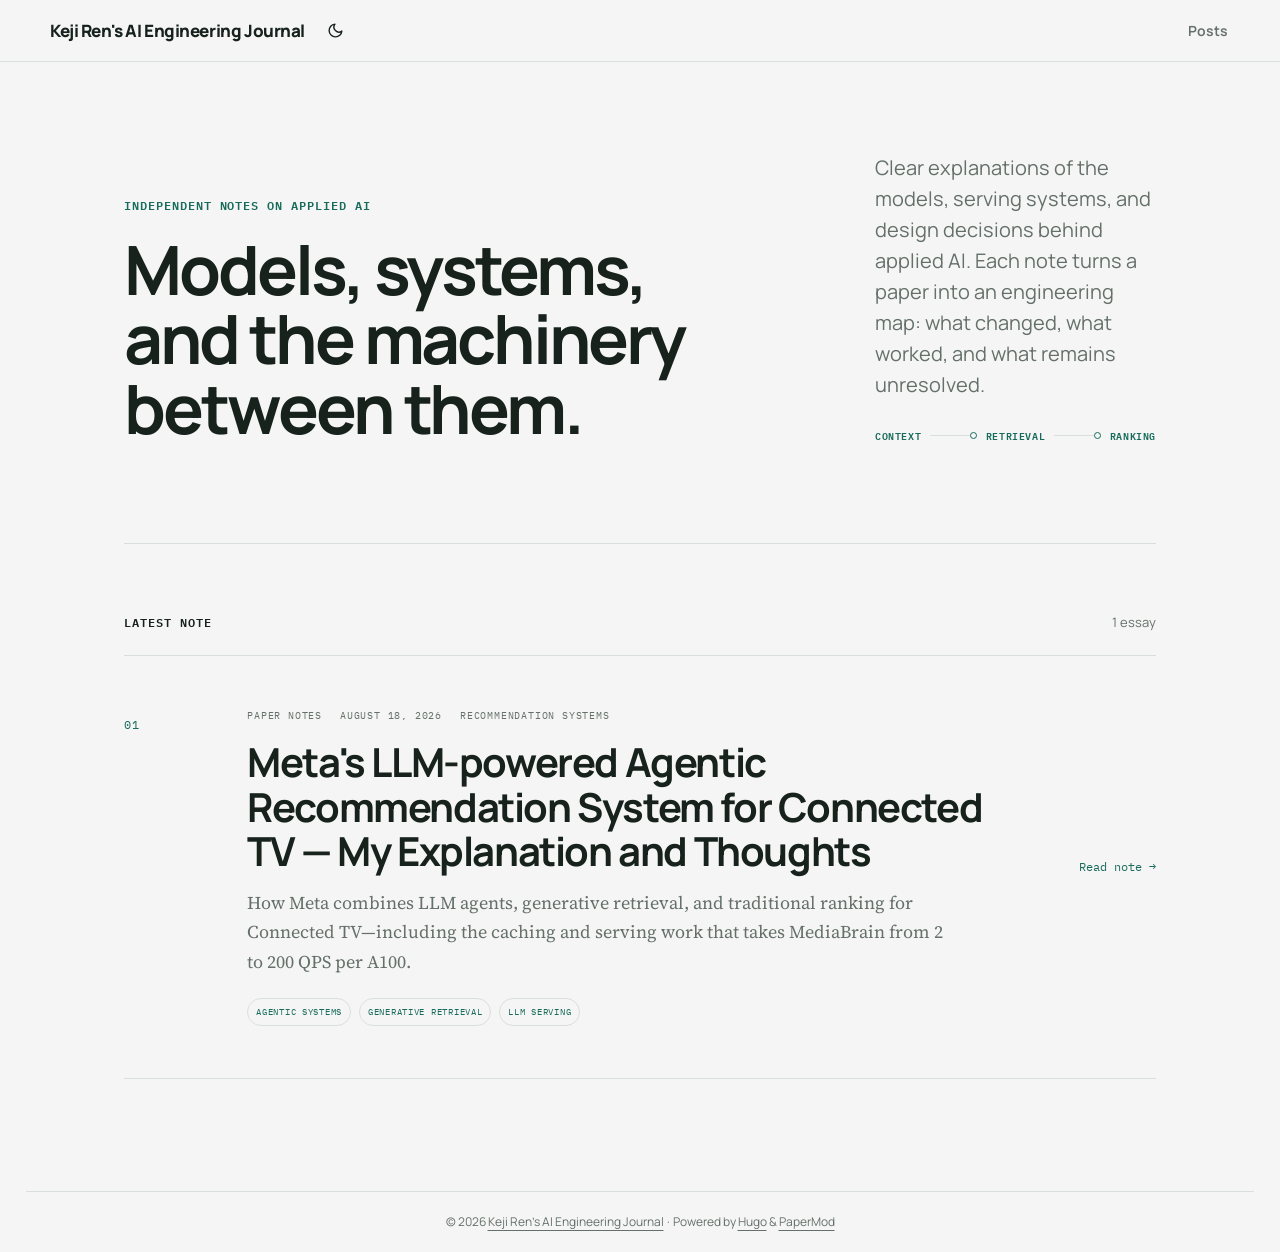
<file: index.html>
<!doctype html><html lang=en dir=auto data-theme=auto><head><meta name=generator content="Hugo 0.164.0"><meta charset=utf-8><meta http-equiv=X-UA-Compatible content="IE=edge"><meta name=viewport content="width=device-width,initial-scale=1,shrink-to-fit=no,viewport-fit=cover"><meta name=robots content="index, follow"><title>Keji Ren's AI Engineering Journal</title><meta name=description content="Clear explanations of the models, serving systems, and design decisions behind applied AI."><meta name=author content><link rel=canonical href=https://renkeji.github.io/><link crossorigin=anonymous href=/assets/css/stylesheet.cd9298b33628769aa1bc1acebbbfd7aa11ce81dfe03484d479e1907760249a1d.css integrity="sha256-zZKYszYodpqhvBrOu7/XqhHOgd/gNITUeeGQd2Akmh0=" rel="preload stylesheet" as=style><meta name=msapplication-TileColor content="#f4f7f5"><meta name=theme-color content="#f4f7f5" media="(prefers-color-scheme: light)"><meta name=theme-color content="#101512" media="(prefers-color-scheme: dark)"><link rel=alternate type=application/rss+xml href=https://renkeji.github.io/index.xml title=rss><link rel=alternate hreflang=en href=https://renkeji.github.io/><noscript><style>#theme-toggle,.top-link{display:none}</style><style>@media(prefers-color-scheme:dark){:root{--theme:rgb(29, 30, 32);--entry:rgb(46, 46, 51);--primary:rgb(218, 218, 219);--secondary:rgb(155, 156, 157);--tertiary:rgb(65, 66, 68);--content:rgb(196, 196, 197);--code-block-bg:rgb(46, 46, 51);--code-bg:rgb(55, 56, 62);--border:rgb(51, 51, 51);color-scheme:dark}.list{background:var(--theme)}.toc{background:var(--entry)}}</style></noscript><script>localStorage.getItem("pref-theme")==="dark"?document.querySelector("html").dataset.theme="dark":localStorage.getItem("pref-theme")==="light"?document.querySelector("html").dataset.theme="light":window.matchMedia("(prefers-color-scheme: dark)").matches?document.querySelector("html").dataset.theme="dark":document.querySelector("html").dataset.theme="light"</script><meta property="og:url" content="https://renkeji.github.io/"><meta property="og:site_name" content="Keji Ren's AI Engineering Journal"><meta property="og:title" content="Keji Ren's AI Engineering Journal"><meta property="og:description" content="Clear explanations of the models, serving systems, and design decisions behind applied AI."><meta property="og:locale" content="en_us"><meta property="og:type" content="website"><meta name=twitter:card content="summary"><meta name=twitter:title content="Keji Ren's AI Engineering Journal"><meta name=twitter:description content="Clear explanations of the models, serving systems, and design decisions behind applied AI."><script type=application/ld+json>{"@context":"https://schema.org","@type":"Organization","name":"Keji Ren's AI Engineering Journal","url":"https://renkeji.github.io/","description":"Clear explanations of the models, serving systems, and design decisions behind applied AI.","logo":"https://renkeji.github.io/favicon.ico","sameAs":[]}</script><link rel=preconnect href=https://fonts.googleapis.com><link rel=preconnect href=https://fonts.gstatic.com crossorigin><link href="https://fonts.googleapis.com/css2?family=IBM+Plex+Mono:wght@500;600&amp;family=Manrope:wght@500;600;700;800&amp;family=Source+Serif+4:ital,wght@0,400;0,600;1,400&amp;display=swap" rel=stylesheet><link rel=stylesheet href=/assets/css/journal.css?v=20260818-2></head><body class=list id=top><a class=skip-link href=#main-content>Skip to content</a><header class=header><nav class=header-nav><div class=logo><a href=https://renkeji.github.io/ accesskey=h title="Keji Ren's AI Engineering Journal (Alt + H)">Keji Ren's AI Engineering Journal</a><div class=logo-switches><button id=theme-toggle class=theme-toggle accesskey=t title="(Alt + T)" aria-label="Toggle theme">
<svg class="moon" width="17" height="17" viewBox="0 0 24 24" fill="none" stroke="currentColor" stroke-width="2" stroke-linecap="round" stroke-linejoin="round"><path d="M21 12.79A9 9 0 1111.21 3 7 7 0 0021 12.79z"/></svg>
<svg class="sun" width="17" height="17" viewBox="0 0 24 24" fill="none" stroke="currentColor" stroke-width="2" stroke-linecap="round" stroke-linejoin="round"><circle cx="12" cy="12" r="5"/><line x1="12" y1="1" x2="12" y2="3"/><line x1="12" y1="21" x2="12" y2="23"/><line x1="4.22" y1="4.22" x2="5.64" y2="5.64"/><line x1="18.36" y1="18.36" x2="19.78" y2="19.78"/><line x1="1" y1="12" x2="3" y2="12"/><line x1="21" y1="12" x2="23" y2="12"/><line x1="4.22" y1="19.78" x2="5.64" y2="18.36"/><line x1="18.36" y1="5.64" x2="19.78" y2="4.22"/></svg></button></div></div><ul id=menu class=menu><li><a href=/posts/ title=Posts><span>Posts</span></a></li></ul></nav></header><main id=main-content class="main journal-home">
<section class=journal-intro aria-labelledby=journal-title>
<div>
<p class=journal-kicker>Independent notes on applied AI</p>
<h1 id=journal-title>Models, systems, and the machinery between them.</h1>
</div>
<div class=journal-intro-copy>
<p>Clear explanations of the models, serving systems, and design decisions behind applied AI. Each note turns a paper into an engineering map: what changed, what worked, and what remains unresolved.</p>
<div class=signal-trace aria-label="Current themes: context, retrieval, ranking"><span>Context</span><i aria-hidden=true></i><span>Retrieval</span><i aria-hidden=true></i><span>Ranking</span></div>
</div>
</section>
<section class=journal-index aria-labelledby=latest-notes>
<div class=section-heading><p id=latest-notes>Latest note</p><span>1 essay</span></div>
<article class=journal-entry>
<a class=journal-entry-link href=/posts/agentic-ctv-recommendation/ aria-label="Read Meta&#x27;s LLM-powered Agentic Recommendation System for Connected TV — My Explanation and Thoughts">
<span class=entry-no aria-hidden=true>01</span>
<div class=entry-body>
<div class=entry-meta><span>Paper notes</span><time datetime=2026-08-18>August 18, 2026</time><span>Recommendation systems</span></div>
<h2>Meta&#x27;s LLM-powered Agentic Recommendation System for Connected TV — My Explanation and Thoughts</h2>
<p class=journal-entry-summary>How Meta combines LLM agents, generative retrieval, and traditional ranking for Connected TV—including the caching and serving work that takes MediaBrain from 2 to 200 QPS per A100.</p>
<ul class=entry-topics aria-label=Topics><li>Agentic systems</li><li>Generative retrieval</li><li>LLM serving</li></ul>
</div>
<span class=read-note aria-hidden=true>Read note&nbsp;→</span>
</a>
</article>
</section>
</main><footer class=footer><span>&copy; 2026 <a href=https://renkeji.github.io/>Keji Ren's AI Engineering Journal</a></span> ·
<span>Powered by
<a href="https://gohugo.io/?utm_source=papermod" rel=noopener target=_blank>Hugo</a> &
<a href=https://github.com/adityatelange/hugo-PaperMod/ rel=noopener target=_blank>PaperMod</a></span></footer><a href=#top id=top-link class="top-link hidden" aria-label="go to top" title="Go to Top (Alt + G)" accesskey=g><svg viewBox="0 0 24 24" fill="none" stroke="currentColor" stroke-width="2" stroke-linecap="round" stroke-linejoin="round" class="feather feather-chevrons-up"><polyline points="17 11 12 6 7 11"/><polyline points="17 18 12 13 7 18"/></svg>
</a><script>let menu=document.getElementById("menu");if(menu){const e=localStorage.getItem("menu-scroll-position");e&&(menu.scrollLeft=parseInt(e,10)),menu.onscroll=function(){localStorage.setItem("menu-scroll-position",menu.scrollLeft)}}document.querySelectorAll('a[href^="#"]').forEach(e=>{e.addEventListener("click",function(e){e.preventDefault();var t=this.getAttribute("href").substr(1);window.matchMedia("(prefers-reduced-motion: reduce)").matches?document.querySelector(`[id='${decodeURIComponent(t)}']`).scrollIntoView():document.querySelector(`[id='${decodeURIComponent(t)}']`).scrollIntoView({behavior:"smooth"}),t==="top"?history.replaceState(null,null," "):history.pushState(null,null,`#${t}`)})})</script><script>var toplink=document.getElementById("top-link");window.onscroll=function(){const e=window.innerHeight;document.body.scrollTop>e||document.documentElement.scrollTop>e?toplink.classList.remove("hidden"):toplink.classList.add("hidden")}</script><script>document.getElementById("theme-toggle").addEventListener("click",()=>{const e=document.querySelector("html");e.dataset.theme==="dark"?(e.dataset.theme="light",localStorage.setItem("pref-theme","light")):(e.dataset.theme="dark",localStorage.setItem("pref-theme","dark"))})</script></body></html>
</file>
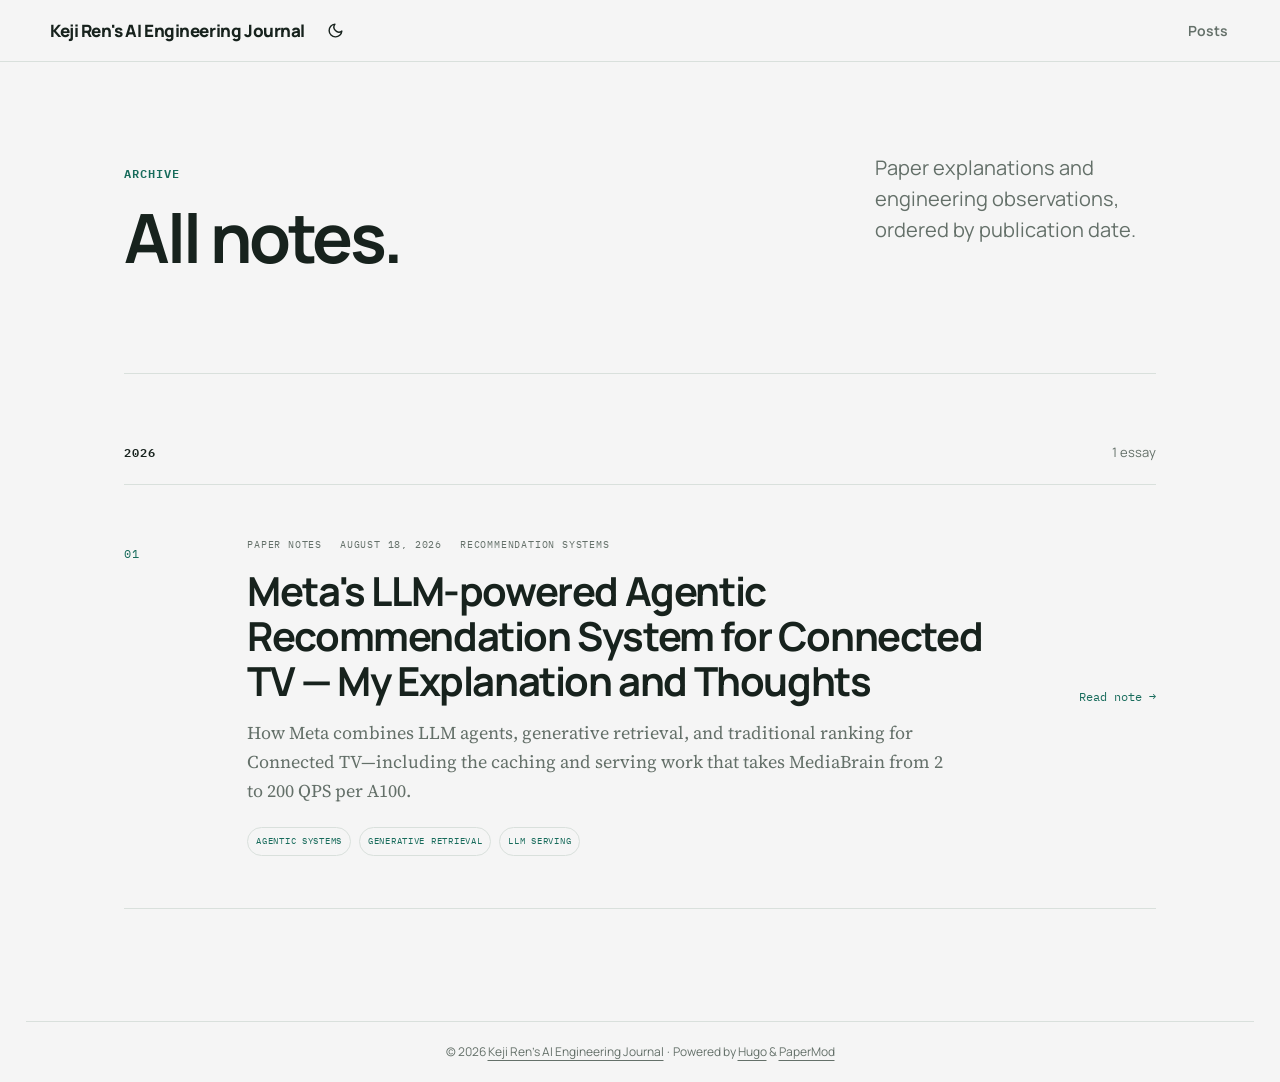
<file: posts/index.html>
<!doctype html><html lang=en dir=auto data-theme=auto><head><meta charset=utf-8><meta http-equiv=X-UA-Compatible content="IE=edge"><meta name=viewport content="width=device-width,initial-scale=1,shrink-to-fit=no,viewport-fit=cover"><meta name=robots content="index, follow"><title>Posts | Keji Ren's AI Engineering Journal</title><meta name=keywords content><meta name=description content="Paper explanations and engineering observations on applied AI, ordered by publication date."><meta name=author content><link rel=canonical href=https://renkeji.github.io/posts/><link crossorigin=anonymous href=/assets/css/stylesheet.cd9298b33628769aa1bc1acebbbfd7aa11ce81dfe03484d479e1907760249a1d.css integrity="sha256-zZKYszYodpqhvBrOu7/XqhHOgd/gNITUeeGQd2Akmh0=" rel="preload stylesheet" as=style><meta name=msapplication-TileColor content="#f4f7f5"><meta name=theme-color content="#f4f7f5" media="(prefers-color-scheme: light)"><meta name=theme-color content="#101512" media="(prefers-color-scheme: dark)"><link rel=alternate type=application/rss+xml href=https://renkeji.github.io/posts/index.xml title=rss><link rel=alternate hreflang=en href=https://renkeji.github.io/posts/><noscript><style>#theme-toggle,.top-link{display:none}</style><style>@media(prefers-color-scheme:dark){:root{--theme:rgb(29, 30, 32);--entry:rgb(46, 46, 51);--primary:rgb(218, 218, 219);--secondary:rgb(155, 156, 157);--tertiary:rgb(65, 66, 68);--content:rgb(196, 196, 197);--code-block-bg:rgb(46, 46, 51);--code-bg:rgb(55, 56, 62);--border:rgb(51, 51, 51);color-scheme:dark}.list{background:var(--theme)}.toc{background:var(--entry)}}</style></noscript><script>localStorage.getItem("pref-theme")==="dark"?document.querySelector("html").dataset.theme="dark":localStorage.getItem("pref-theme")==="light"?document.querySelector("html").dataset.theme="light":window.matchMedia("(prefers-color-scheme: dark)").matches?document.querySelector("html").dataset.theme="dark":document.querySelector("html").dataset.theme="light"</script><meta property="og:url" content="https://renkeji.github.io/posts/"><meta property="og:site_name" content="Keji Ren's AI Engineering Journal"><meta property="og:title" content="Posts"><meta property="og:description" content="Paper explanations and engineering observations on applied AI, ordered by publication date."><meta property="og:locale" content="en_us"><meta property="og:type" content="website"><meta name=twitter:card content="summary"><meta name=twitter:title content="Posts"><script type=application/ld+json>{"@context":"https://schema.org","@type":"BreadcrumbList","itemListElement":[{"@type":"ListItem","position":1,"name":"Posts","item":"https://renkeji.github.io/posts/"}]}</script><link rel=preconnect href=https://fonts.googleapis.com><link rel=preconnect href=https://fonts.gstatic.com crossorigin><link href="https://fonts.googleapis.com/css2?family=IBM+Plex+Mono:wght@500;600&amp;family=Manrope:wght@500;600;700;800&amp;family=Source+Serif+4:ital,wght@0,400;0,600;1,400&amp;display=swap" rel=stylesheet><link rel=stylesheet href=/assets/css/journal.css?v=20260818-2></head><body class=list id=top><a class=skip-link href=#main-content>Skip to content</a><header class=header><nav class=header-nav><div class=logo><a href=https://renkeji.github.io/ accesskey=h title="Keji Ren's AI Engineering Journal (Alt + H)">Keji Ren's AI Engineering Journal</a><div class=logo-switches><button id=theme-toggle class=theme-toggle accesskey=t title="(Alt + T)" aria-label="Toggle theme">
<svg class="moon" width="17" height="17" viewBox="0 0 24 24" fill="none" stroke="currentColor" stroke-width="2" stroke-linecap="round" stroke-linejoin="round"><path d="M21 12.79A9 9 0 1111.21 3 7 7 0 0021 12.79z"/></svg>
<svg class="sun" width="17" height="17" viewBox="0 0 24 24" fill="none" stroke="currentColor" stroke-width="2" stroke-linecap="round" stroke-linejoin="round"><circle cx="12" cy="12" r="5"/><line x1="12" y1="1" x2="12" y2="3"/><line x1="12" y1="21" x2="12" y2="23"/><line x1="4.22" y1="4.22" x2="5.64" y2="5.64"/><line x1="18.36" y1="18.36" x2="19.78" y2="19.78"/><line x1="1" y1="12" x2="3" y2="12"/><line x1="21" y1="12" x2="23" y2="12"/><line x1="4.22" y1="19.78" x2="5.64" y2="18.36"/><line x1="18.36" y1="5.64" x2="19.78" y2="4.22"/></svg></button></div></div><ul id=menu class=menu><li><a href=/posts/ title=Posts><span>Posts</span></a></li></ul></nav></header><main id=main-content class="main journal-posts">
<header class=journal-intro aria-labelledby=posts-title>
<div><p class=journal-kicker>Archive</p><h1 id=posts-title>All notes.</h1></div>
<div class=journal-intro-copy><p>Paper explanations and engineering observations, ordered by publication date.</p></div>
</header>
<section class=journal-index aria-label="All writing"><div class=section-heading><p>2026</p><span>1 essay</span></div><article class=journal-entry>
<a class=journal-entry-link href=/posts/agentic-ctv-recommendation/ aria-label="Read Meta&#x27;s LLM-powered Agentic Recommendation System for Connected TV — My Explanation and Thoughts">
<span class=entry-no aria-hidden=true>01</span>
<div class=entry-body>
<div class=entry-meta><span>Paper notes</span><time datetime=2026-08-18>August 18, 2026</time><span>Recommendation systems</span></div>
<h2>Meta&#x27;s LLM-powered Agentic Recommendation System for Connected TV — My Explanation and Thoughts</h2>
<p class=journal-entry-summary>How Meta combines LLM agents, generative retrieval, and traditional ranking for Connected TV—including the caching and serving work that takes MediaBrain from 2 to 200 QPS per A100.</p>
<ul class=entry-topics aria-label=Topics><li>Agentic systems</li><li>Generative retrieval</li><li>LLM serving</li></ul>
</div>
<span class=read-note aria-hidden=true>Read note&nbsp;→</span>
</a>
</article></section>
</main><footer class=footer><span>&copy; 2026 <a href=https://renkeji.github.io/>Keji Ren's AI Engineering Journal</a></span> ·
<span>Powered by
<a href="https://gohugo.io/?utm_source=papermod" rel=noopener target=_blank>Hugo</a> &
<a href=https://github.com/adityatelange/hugo-PaperMod/ rel=noopener target=_blank>PaperMod</a></span></footer><a href=#top id=top-link class="top-link hidden" aria-label="go to top" title="Go to Top (Alt + G)" accesskey=g><svg viewBox="0 0 24 24" fill="none" stroke="currentColor" stroke-width="2" stroke-linecap="round" stroke-linejoin="round" class="feather feather-chevrons-up"><polyline points="17 11 12 6 7 11"/><polyline points="17 18 12 13 7 18"/></svg>
</a><script>let menu=document.getElementById("menu");if(menu){const e=localStorage.getItem("menu-scroll-position");e&&(menu.scrollLeft=parseInt(e,10)),menu.onscroll=function(){localStorage.setItem("menu-scroll-position",menu.scrollLeft)}}document.querySelectorAll('a[href^="#"]').forEach(e=>{e.addEventListener("click",function(e){e.preventDefault();var t=this.getAttribute("href").substr(1);window.matchMedia("(prefers-reduced-motion: reduce)").matches?document.querySelector(`[id='${decodeURIComponent(t)}']`).scrollIntoView():document.querySelector(`[id='${decodeURIComponent(t)}']`).scrollIntoView({behavior:"smooth"}),t==="top"?history.replaceState(null,null," "):history.pushState(null,null,`#${t}`)})})</script><script>var toplink=document.getElementById("top-link");window.onscroll=function(){const e=window.innerHeight;document.body.scrollTop>e||document.documentElement.scrollTop>e?toplink.classList.remove("hidden"):toplink.classList.add("hidden")}</script><script>document.getElementById("theme-toggle").addEventListener("click",()=>{const e=document.querySelector("html");e.dataset.theme==="dark"?(e.dataset.theme="light",localStorage.setItem("pref-theme","light")):(e.dataset.theme="dark",localStorage.setItem("pref-theme","dark"))})</script></body></html>
</file>
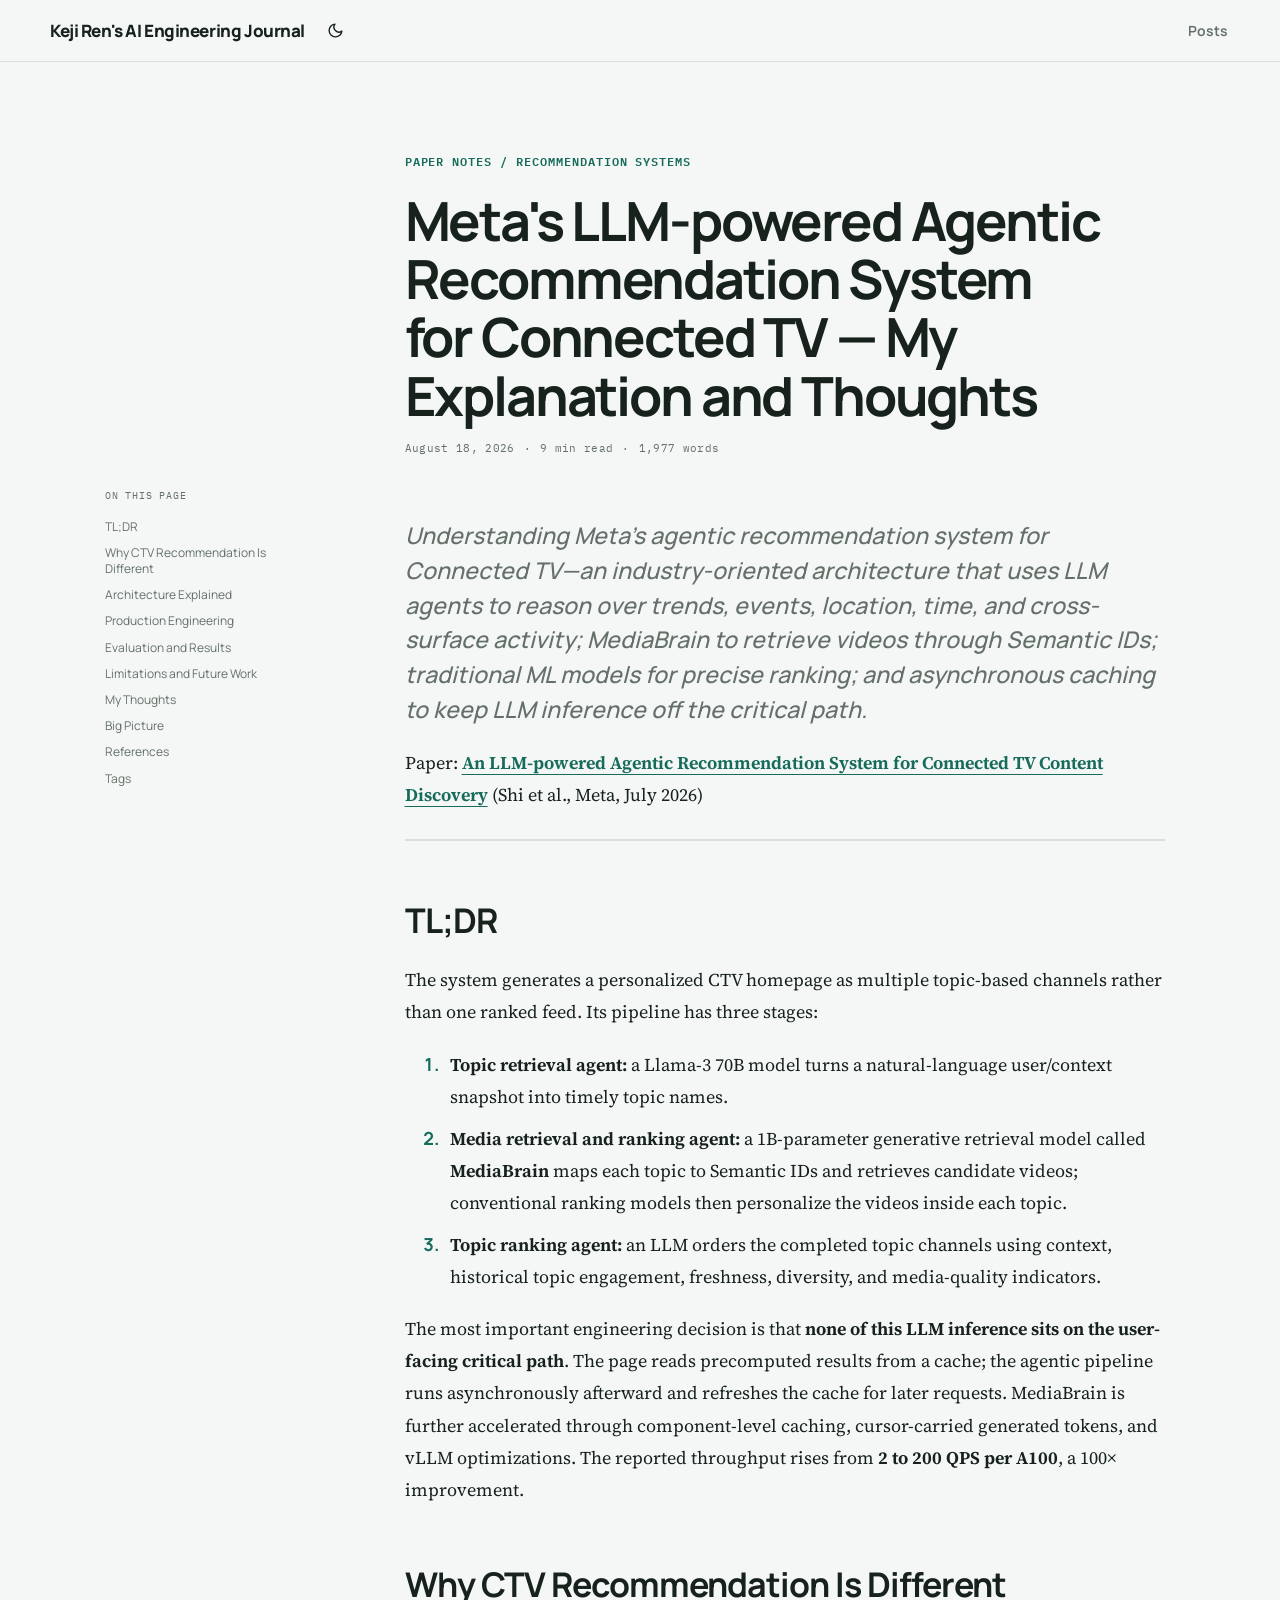
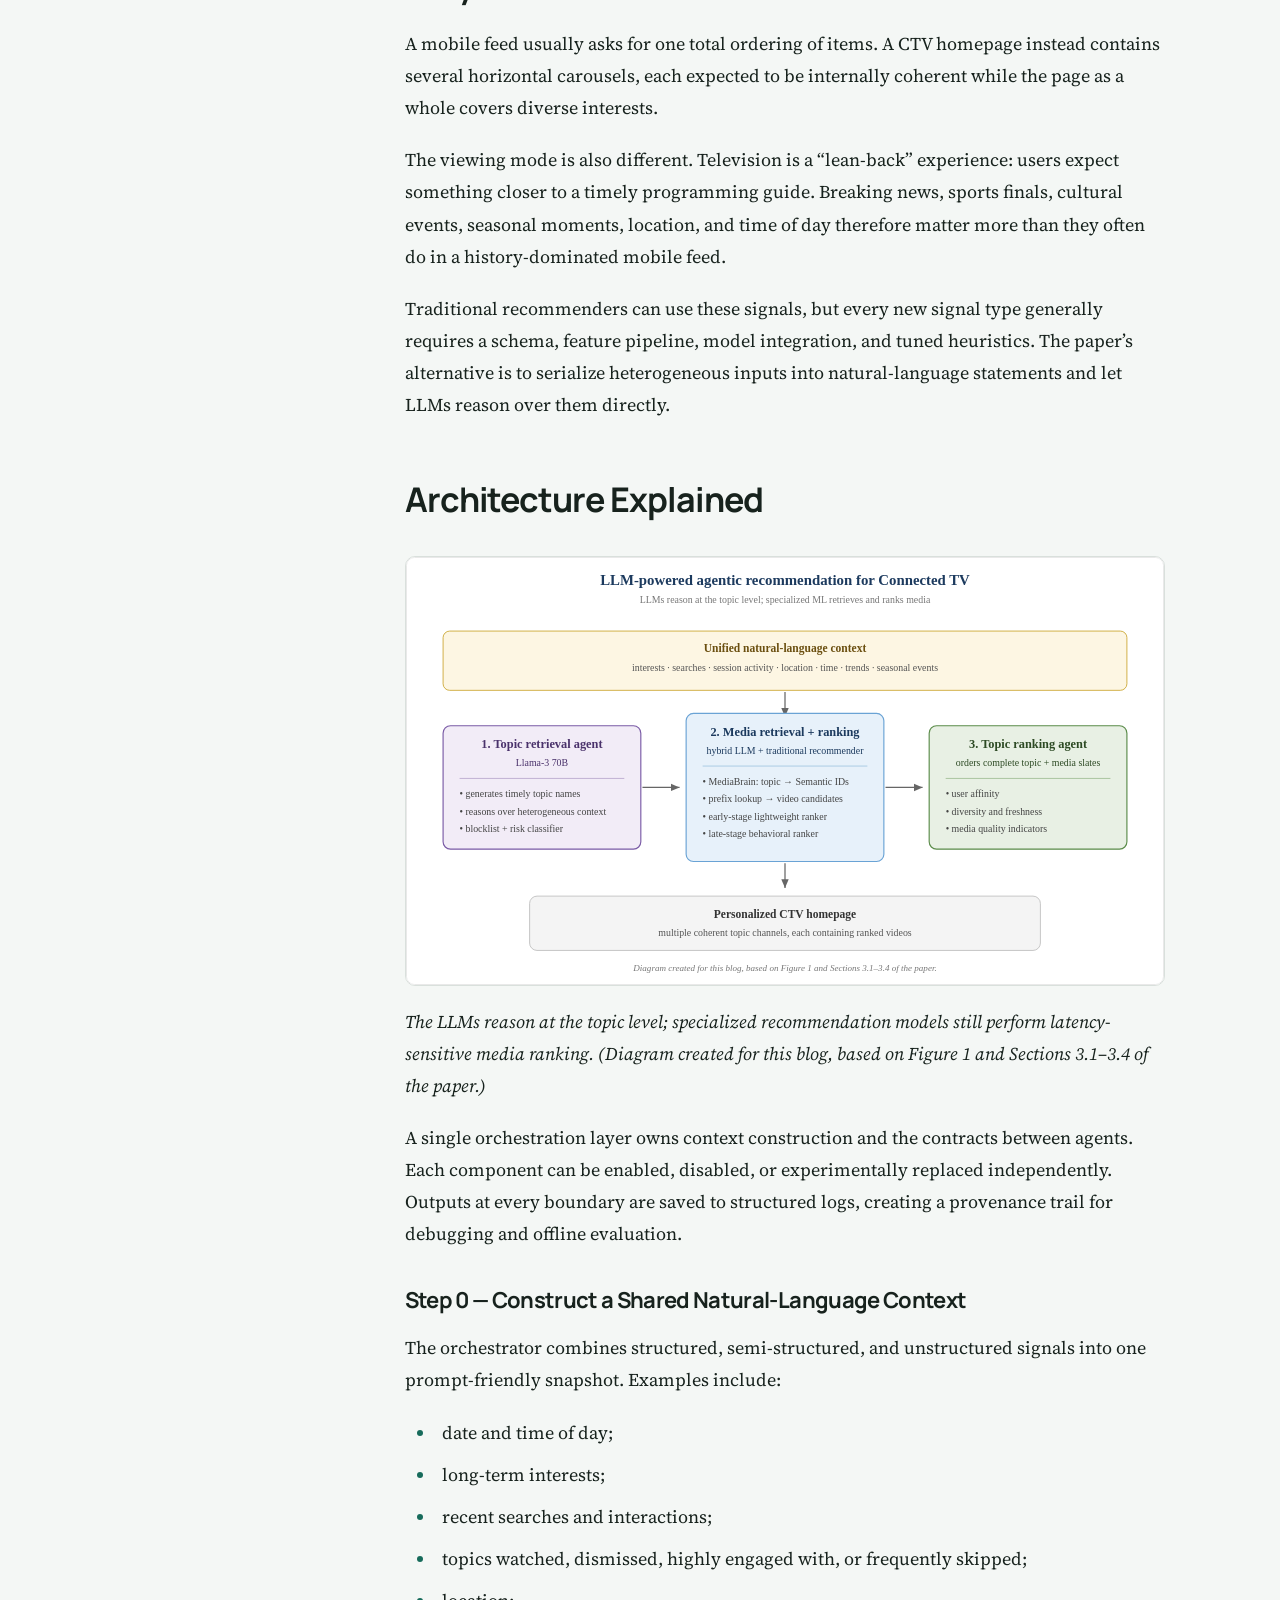
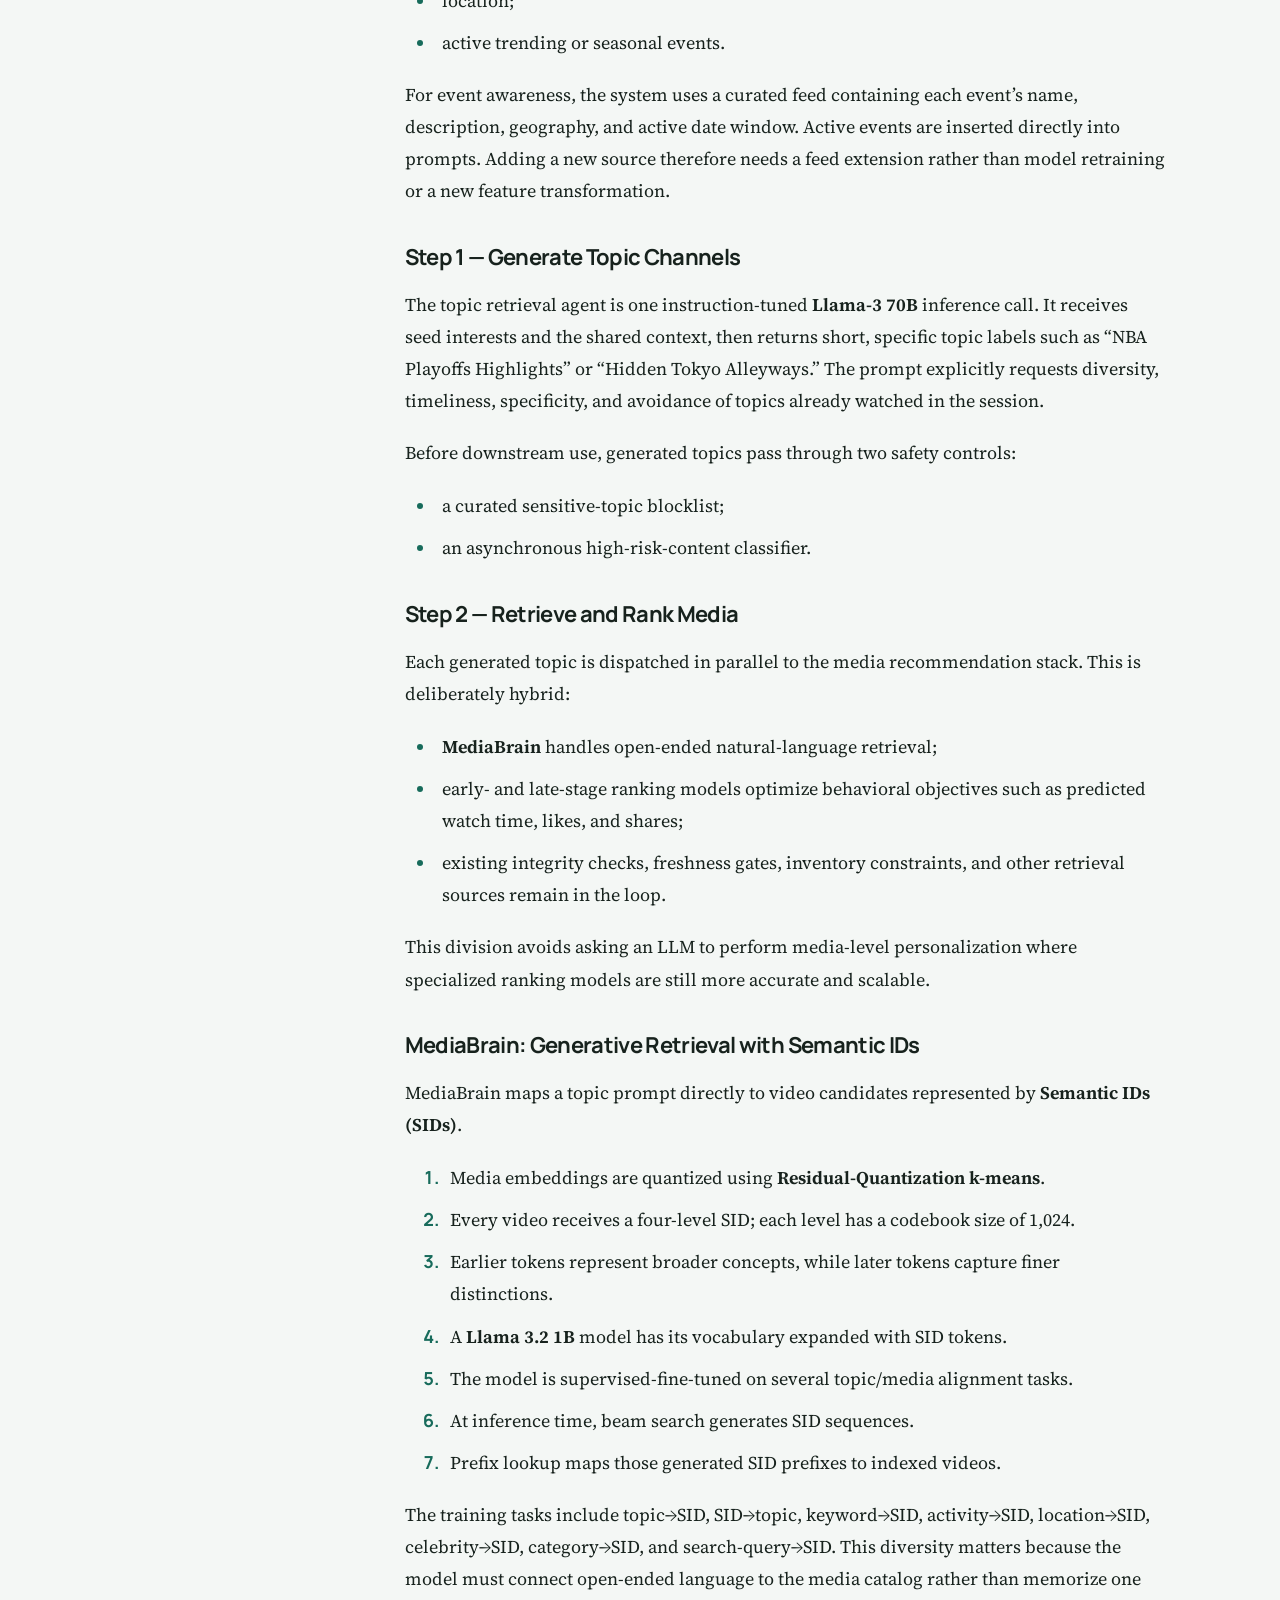
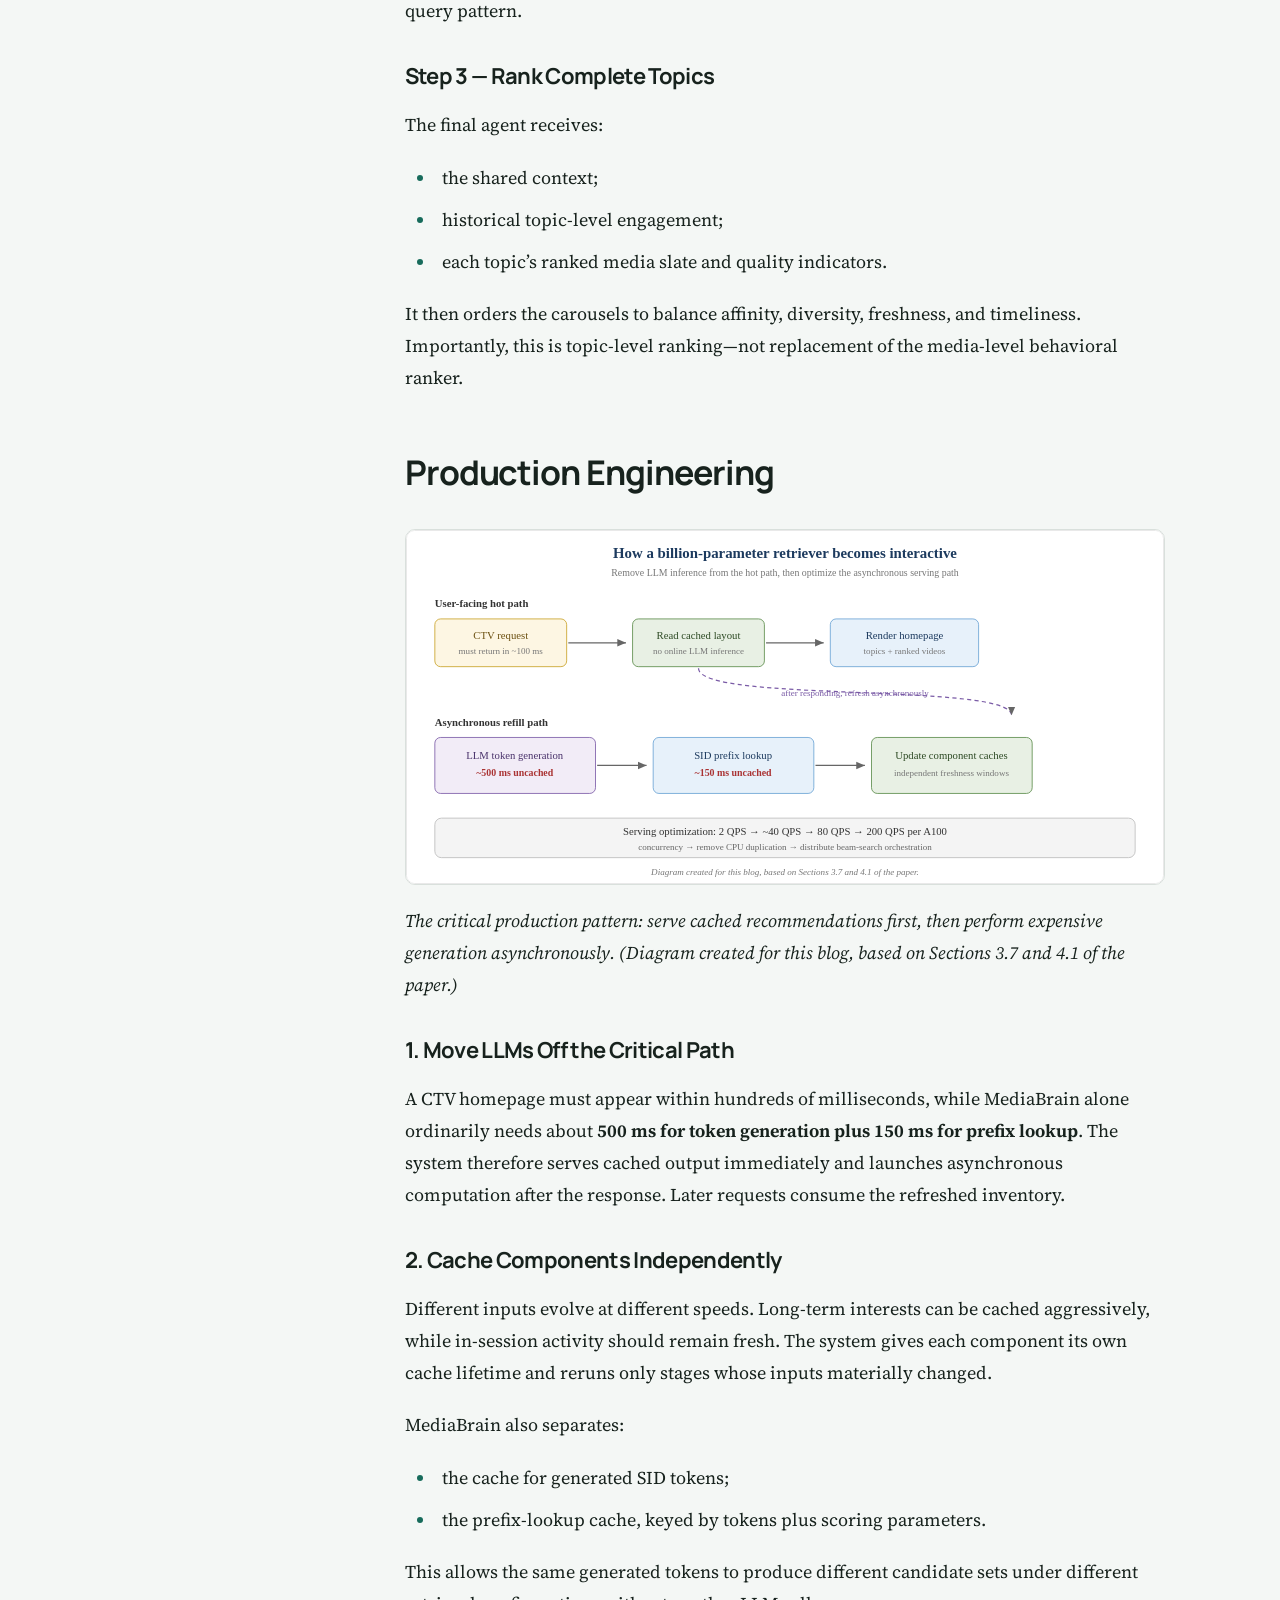
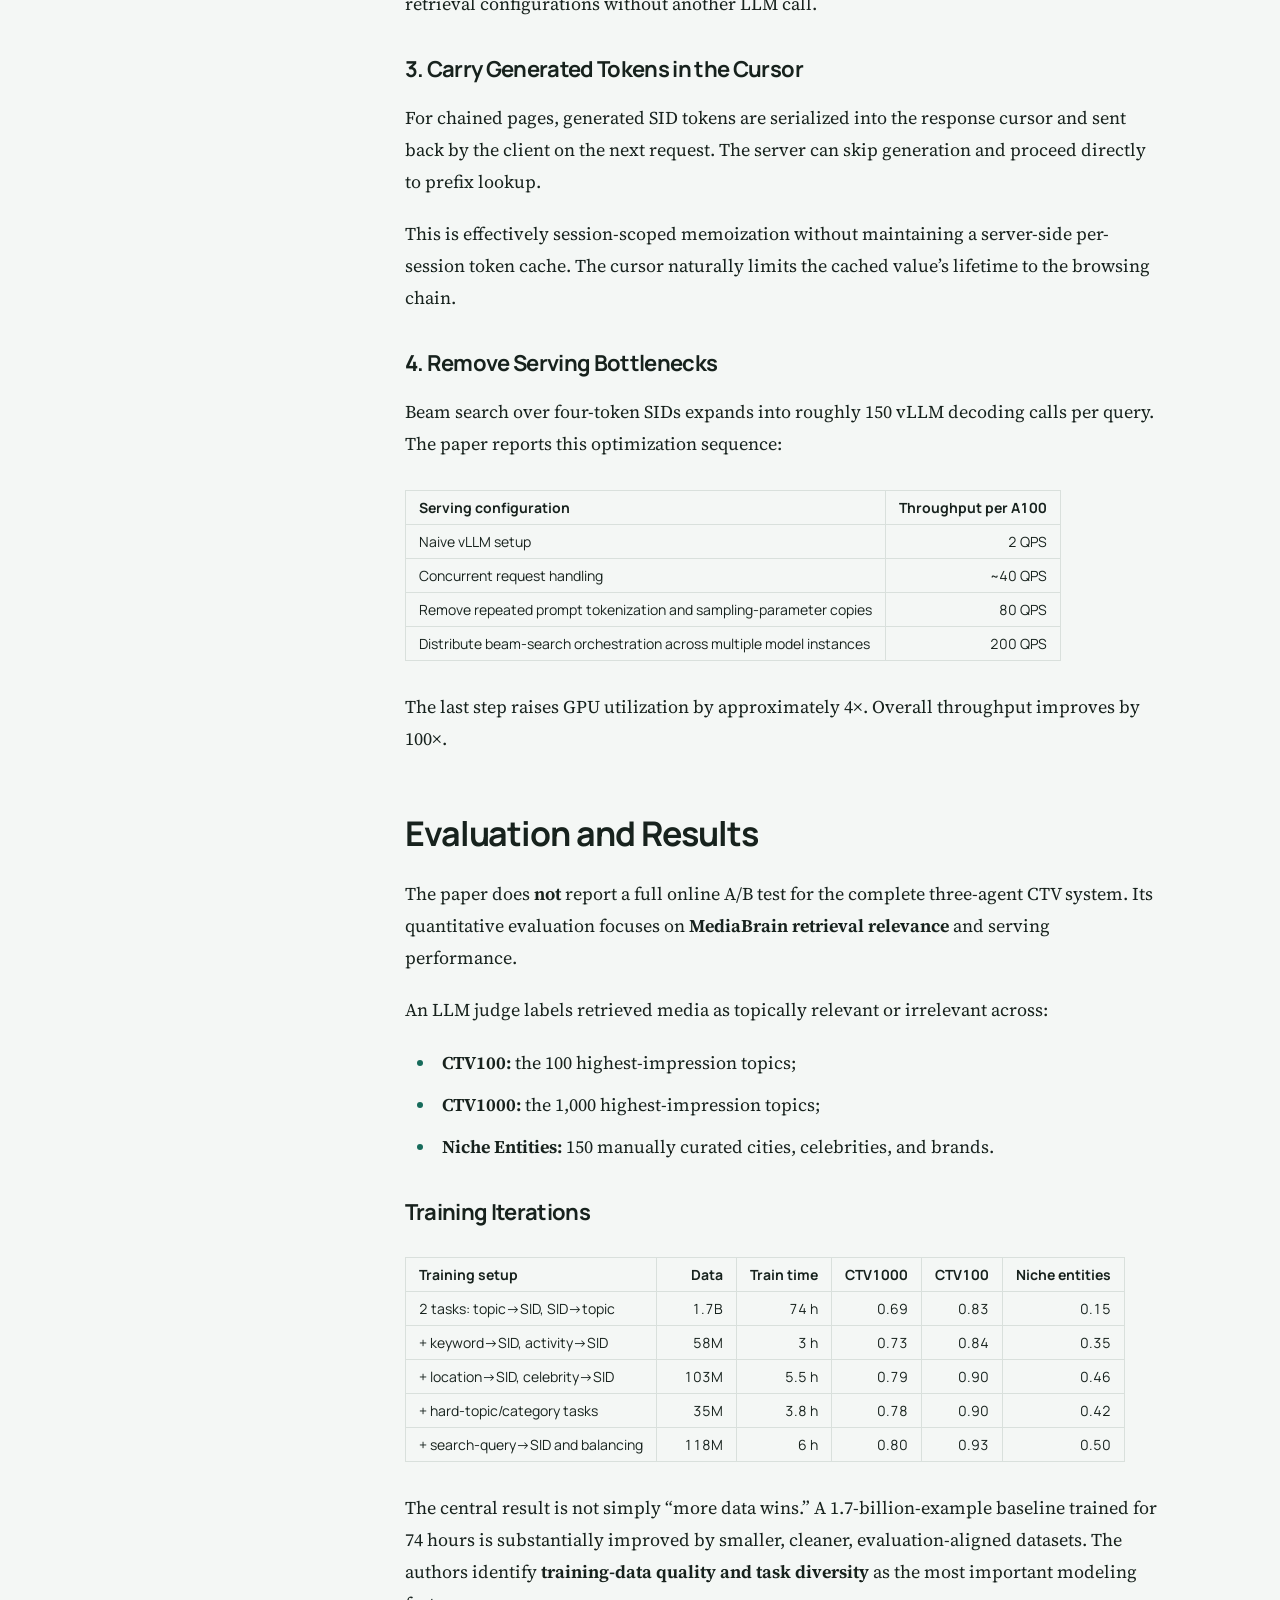
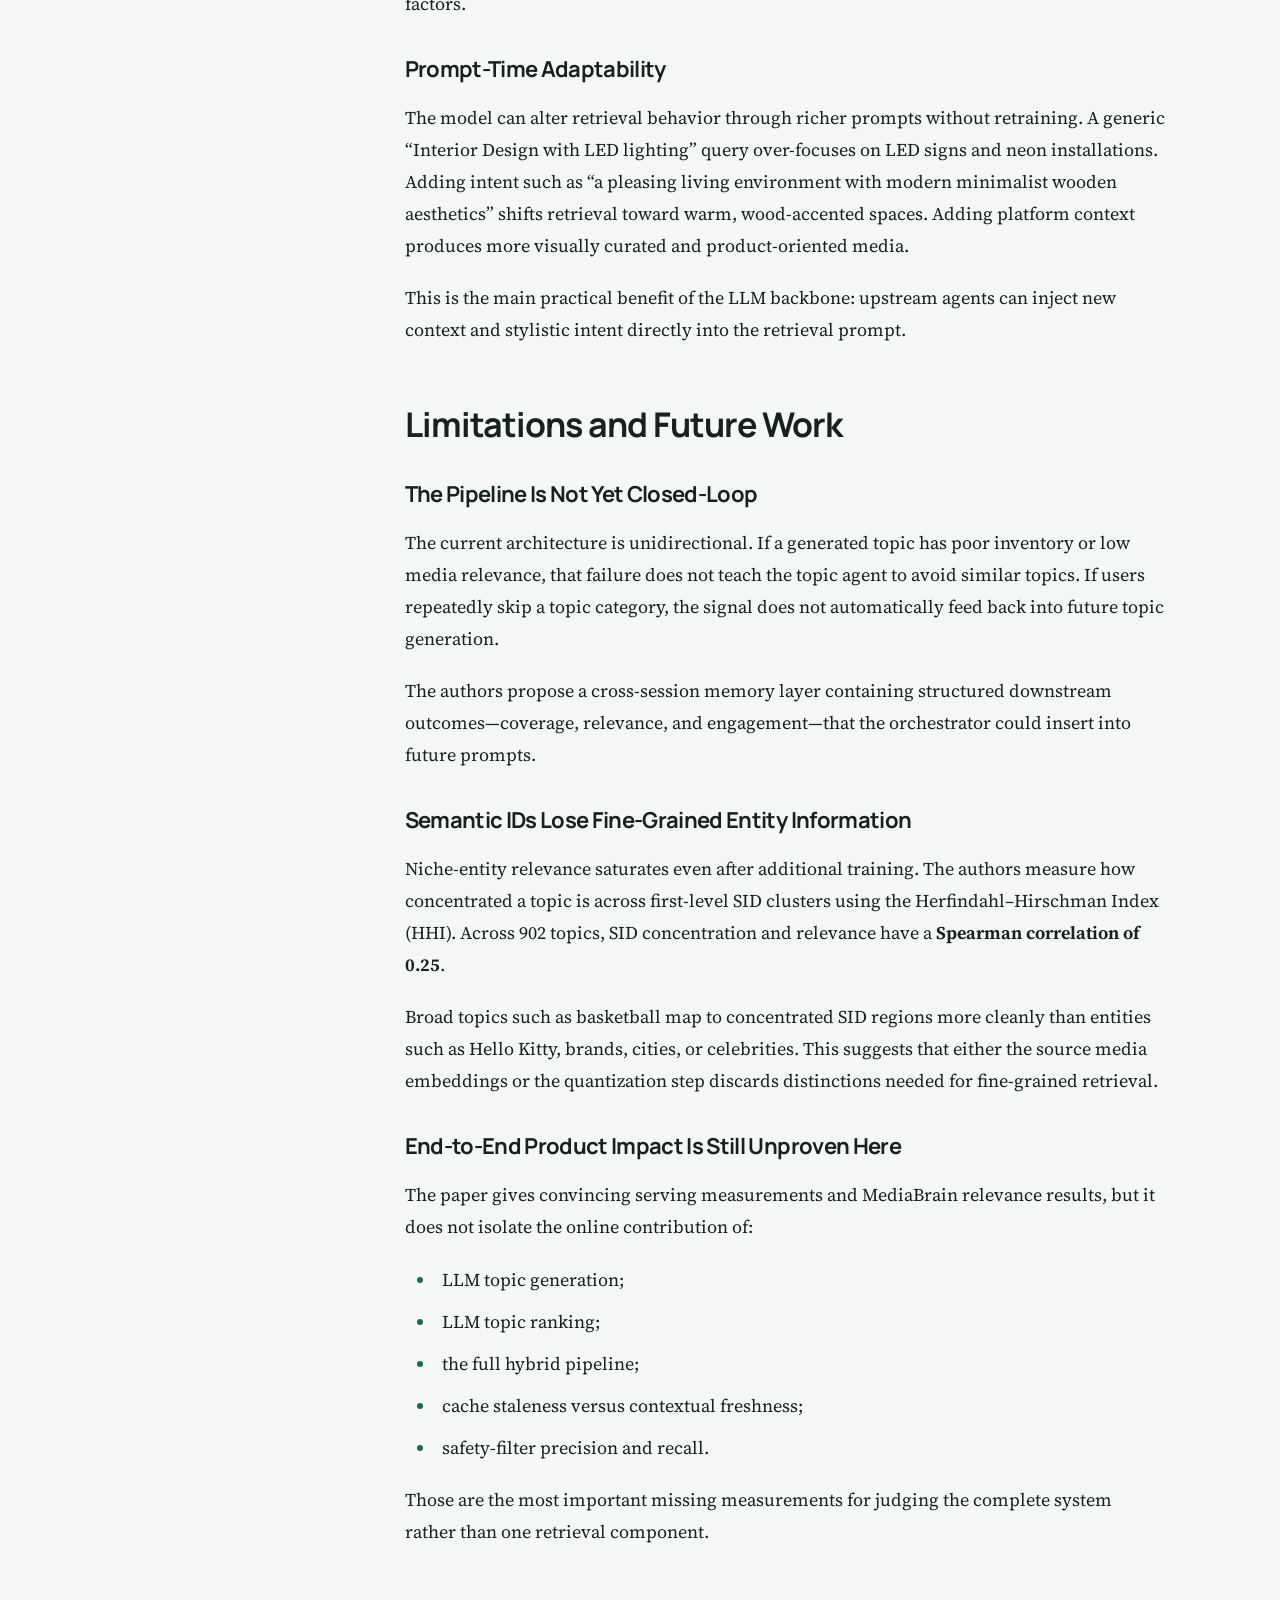
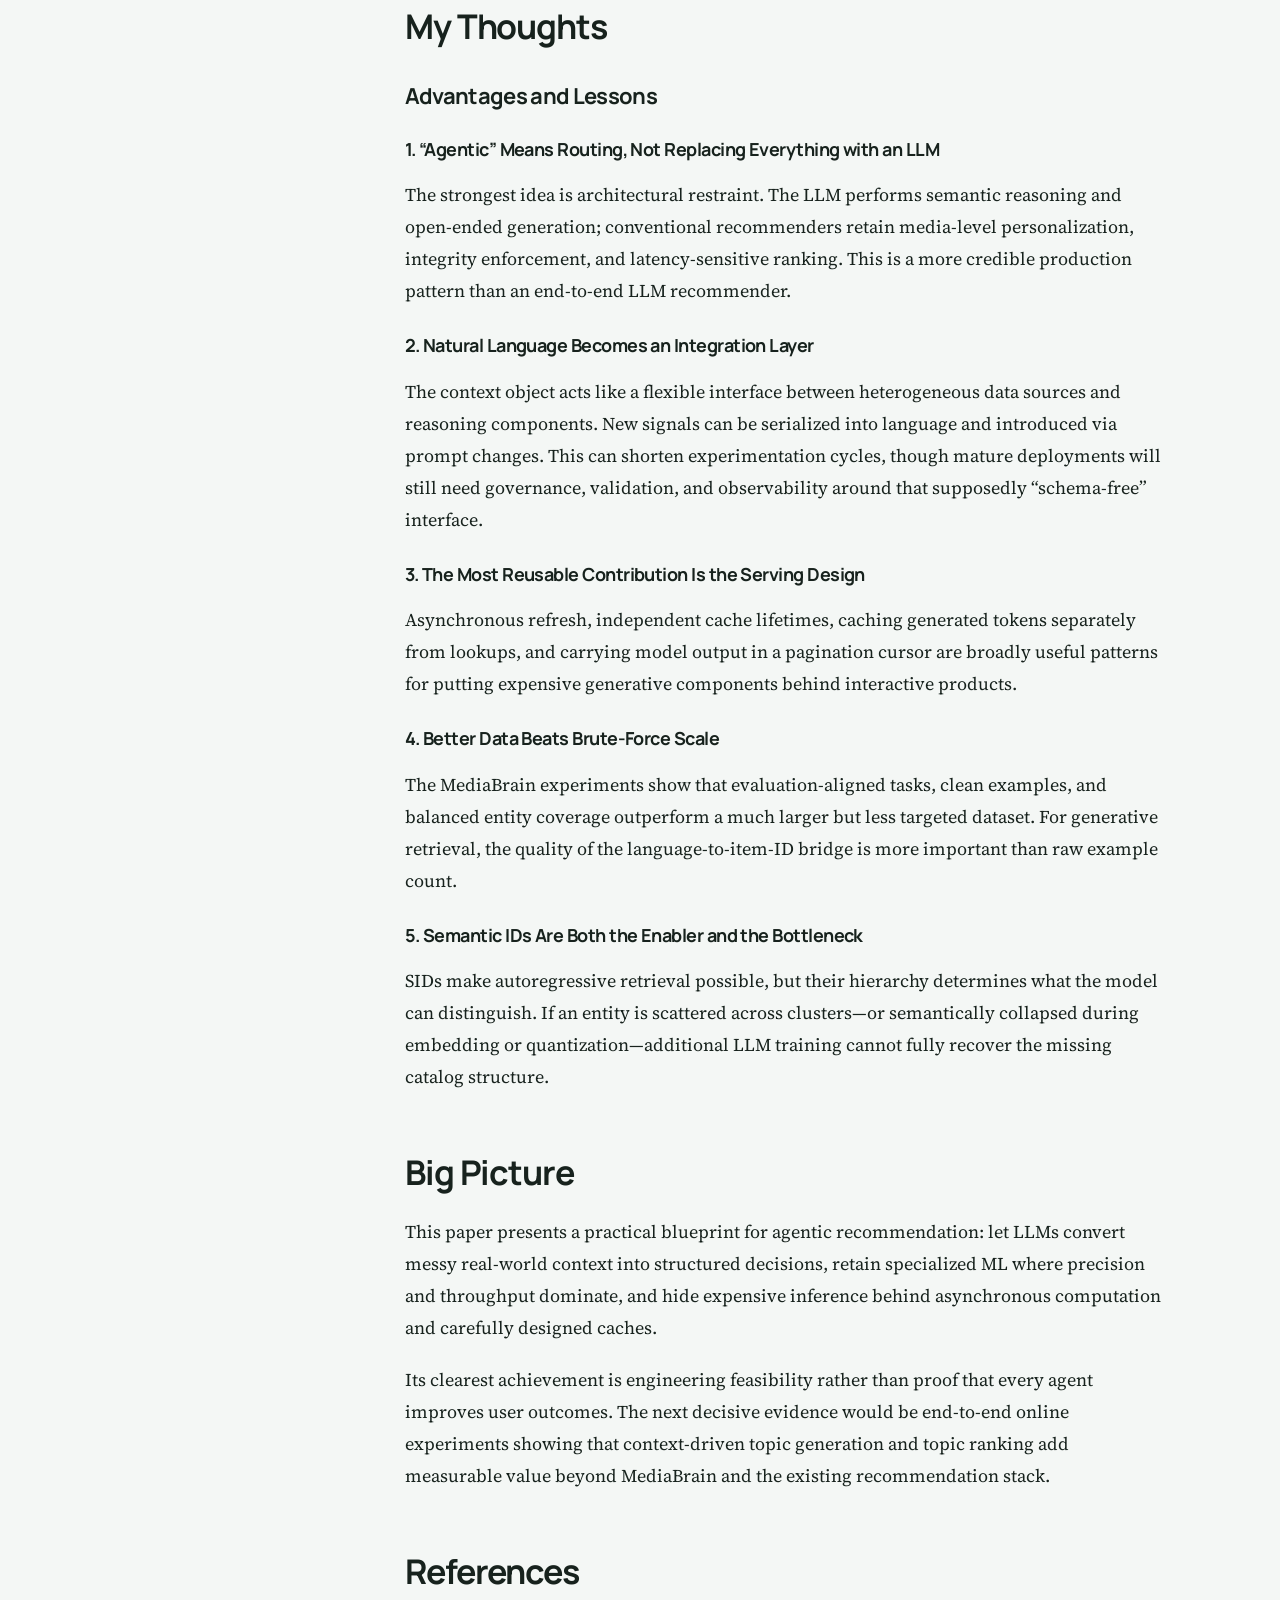
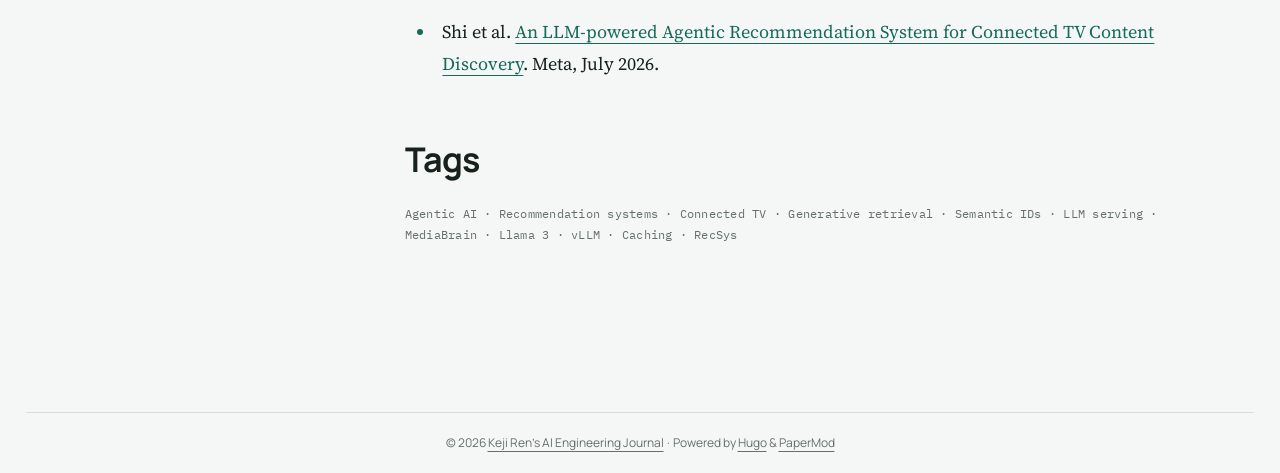
<file: posts/agentic-ctv-recommendation/index.html>
<!doctype html><html lang=en dir=auto data-theme=auto><head><meta charset=utf-8><meta http-equiv=X-UA-Compatible content="IE=edge"><meta name=viewport content="width=device-width,initial-scale=1,shrink-to-fit=no,viewport-fit=cover"><meta name=robots content="index, follow"><title>Meta&#x27;s LLM-powered Agentic Recommendation System for Connected TV — My Explanation and Thoughts | Keji Ren's AI Engineering Journal</title><meta name=keywords content><meta name=description content="Understanding Meta&#x27;s LLM-powered agentic recommendation system for Connected TV: LLM agents generate and rank timely topics, MediaBrain retrieves videos through Semantic IDs, traditional ML preserves precise ranking, and asynchronous caching keeps inference off the critical path."><meta name=author content><link rel=canonical href=https://renkeji.github.io/posts/agentic-ctv-recommendation/><link crossorigin=anonymous href=/assets/css/stylesheet.cd9298b33628769aa1bc1acebbbfd7aa11ce81dfe03484d479e1907760249a1d.css integrity="sha256-zZKYszYodpqhvBrOu7/XqhHOgd/gNITUeeGQd2Akmh0=" rel="preload stylesheet" as=style><meta name=msapplication-TileColor content="#f4f7f5"><meta name=theme-color content="#f4f7f5" media="(prefers-color-scheme: light)"><meta name=theme-color content="#101512" media="(prefers-color-scheme: dark)"><link rel=alternate hreflang=en href=https://renkeji.github.io/posts/agentic-ctv-recommendation/><noscript><style>#theme-toggle,.top-link{display:none}</style><style>@media(prefers-color-scheme:dark){:root{--theme:rgb(29, 30, 32);--entry:rgb(46, 46, 51);--primary:rgb(218, 218, 219);--secondary:rgb(155, 156, 157);--tertiary:rgb(65, 66, 68);--content:rgb(196, 196, 197);--code-block-bg:rgb(46, 46, 51);--code-bg:rgb(55, 56, 62);--border:rgb(51, 51, 51);color-scheme:dark}.list{background:var(--theme)}.toc{background:var(--entry)}}</style></noscript><script>localStorage.getItem("pref-theme")==="dark"?document.querySelector("html").dataset.theme="dark":localStorage.getItem("pref-theme")==="light"?document.querySelector("html").dataset.theme="light":window.matchMedia("(prefers-color-scheme: dark)").matches?document.querySelector("html").dataset.theme="dark":document.querySelector("html").dataset.theme="light"</script><meta property="og:url" content="https://renkeji.github.io/posts/agentic-ctv-recommendation/"><meta property="og:site_name" content="Keji Ren's AI Engineering Journal"><meta property="og:title" content="Meta&#x27;s LLM-powered Agentic Recommendation System for Connected TV — My Explanation and Thoughts"><meta property="og:description" content="Understanding Meta&#x27;s LLM-powered agentic recommendation system for Connected TV: LLM agents generate and rank timely topics, MediaBrain retrieves videos through Semantic IDs, traditional ML preserves precise ranking, and asynchronous caching keeps inference off the critical path."><meta property="og:locale" content="en_us"><meta property="og:type" content="article"><meta property="article:section" content="posts"><meta property="article:published_time" content="2026-08-18T00:00:00-07:00"><meta property="article:modified_time" content="2026-08-18T00:00:00-07:00"><meta name=twitter:card content="summary"><meta name=twitter:title content="Meta&#x27;s LLM-powered Agentic Recommendation System for Connected TV — My Explanation and Thoughts"><meta name=twitter:description content="Understanding Meta&#x27;s LLM-powered agentic recommendation system for Connected TV: LLM agents generate and rank timely topics, MediaBrain retrieves videos through Semantic IDs, traditional ML preserves precise ranking, and asynchronous caching keeps inference off the critical path."><script type=application/ld+json>{"@context":"https://schema.org","@type":"BreadcrumbList","itemListElement":[{"@type":"ListItem","position":1,"name":"Posts","item":"https://renkeji.github.io/posts/"},{"@type":"ListItem","position":2,"name":"Meta's LLM-powered Agentic Recommendation System for Connected TV — My Explanation and Thoughts","item":"https://renkeji.github.io/posts/agentic-ctv-recommendation/"}]}</script><script type=application/ld+json>{"@context":"https://schema.org","@type":"BlogPosting","headline":"Meta's LLM-powered Agentic Recommendation System for Connected TV — My Explanation and Thoughts","name":"Meta's LLM-powered Agentic Recommendation System for Connected TV — My Explanation and Thoughts","description":"Understanding Meta's LLM-powered agentic recommendation system for Connected TV: LLM agents generate and rank timely topics, MediaBrain retrieves videos through Semantic IDs, traditional ML preserves precise ranking, and asynchronous caching keeps inference off the critical path.","keywords":[],"articleBody":"Understanding Meta's agentic recommendation system for Connected TV—an industry-oriented architecture that uses LLM agents to reason over trends, events, location, time, and cross-surface activity; MediaBrain to retrieve videos through Semantic IDs; traditional ML models for precise ranking; and asynchronous caching to keep LLM inference off the critical path. Paper: An LLM-powered Agentic Recommendation System for Connected TV Content Discovery (Shi et al., Meta, July 2026) TL;DR # The system generates a personalized CTV homepage as multiple topic-based channels rather than one ranked feed. Its pipeline has three stages: Topic retrieval agent: a Llama-3 70B model turns a natural-language user/context snapshot into timely topic names. Media retrieval and ranking agent: a 1B-parameter generative retrieval model called MediaBrain maps each topic to Semantic IDs and retrieves candidate videos; conventional ranking models then personalize the videos inside each topic. Topic ranking agent: an LLM orders the completed topic channels using context, historical topic engagement, freshness, diversity, and media-quality indicators. The most important engineering decision is that none of this LLM inference sits on the user-facing critical path . The page reads precomputed results from a cache; the agentic pipeline runs asynchronously afterward and refreshes the cache for later requests. MediaBrain is further accelerated through component-level caching, cursor-carried generated tokens, and vLLM optimizations. The reported throughput rises from 2 to 200 QPS per A100 , a 100× improvement. Why CTV Recommendation Is Different # A mobile feed usually asks for one total ordering of items. A CTV homepage instead contains several horizontal carousels, each expected to be internally coherent while the page as a whole covers diverse interests. The viewing mode is also different. Television is a “lean-back” experience: users expect something closer to a timely programming guide. Breaking news, sports finals, cultural events, seasonal moments, location, and time of day therefore matter more than they often do in a history-dominated mobile feed. Traditional recommenders can use these signals, but every new signal type generally requires a schema, feature pipeline, model integration, and tuned heuristics. The paper’s alternative is to serialize heterogeneous inputs into natural-language statements and let LLMs reason over them directly. Architecture Explained # The LLMs reason at the topic level; specialized recommendation models still perform latency-sensitive media ranking. (Diagram created for this blog, based on Figure 1 and Sections 3.1–3.4 of the paper.) A single orchestration layer owns context construction and the contracts between agents. Each component can be enabled, disabled, or experimentally replaced independently. Outputs at every boundary are saved to structured logs, creating a provenance trail for debugging and offline evaluation. Step 0 — Construct a Shared Natural-Language Context # The orchestrator combines structured, semi-structured, and unstructured signals into one prompt-friendly snapshot. Examples include: date and time of day; long-term interests; recent searches and interactions; topics watched, dismissed, highly engaged with, or frequently skipped; location; active trending or seasonal events. For event awareness, the system uses a curated feed containing each event’s name, description, geography, and active date window. Active events are inserted directly into prompts. Adding a new source therefore needs a feed extension rather than model retraining or a new feature transformation. Step 1 — Generate Topic Channels # The topic retrieval agent is one instruction-tuned Llama-3 70B inference call. It receives seed interests and the shared context, then returns short, specific topic labels such as “NBA Playoffs Highlights” or “Hidden Tokyo Alleyways.” The prompt explicitly requests diversity, timeliness, specificity, and avoidance of topics already watched in the session. Before downstream use, generated topics pass through two safety controls: a curated sensitive-topic blocklist; an asynchronous high-risk-content classifier. Step 2 — Retrieve and Rank Media # Each generated topic is dispatched in parallel to the media recommendation stack. This is deliberately hybrid: MediaBrain handles open-ended natural-language retrieval; early- and late-stage ranking models optimize behavioral objectives such as predicted watch time, likes, and shares; existing integrity checks, freshness gates, inventory constraints, and other retrieval sources remain in the loop. This division avoids asking an LLM to perform media-level personalization where specialized ranking models are still more accurate and scalable. MediaBrain: Generative Retrieval with Semantic IDs # MediaBrain maps a topic prompt directly to video candidates represented by Semantic IDs (SIDs) . Media embeddings are quantized using Residual-Quantization k-means . Every video receives a four-level SID; each level has a codebook size of 1,024. Earlier tokens represent broader concepts, while later tokens capture finer distinctions. A Llama 3.2 1B model has its vocabulary expanded with SID tokens. The model is supervised-fine-tuned on several topic/media alignment tasks. At inference time, beam search generates SID sequences. Prefix lookup maps those generated SID prefixes to indexed videos. The training tasks include topic→SID, SID→topic, keyword→SID, activity→SID, location→SID, celebrity→SID, category→SID, and search-query→SID. This diversity matters because the model must connect open-ended language to the media catalog rather than memorize one query pattern. Step 3 — Rank Complete Topics # The final agent receives: the shared context; historical topic-level engagement; each topic’s ranked media slate and quality indicators. It then orders the carousels to balance affinity, diversity, freshness, and timeliness. Importantly, this is topic-level ranking—not replacement of the media-level behavioral ranker. Production Engineering # The critical production pattern: serve cached recommendations first, then perform expensive generation asynchronously. (Diagram created for this blog, based on Sections 3.7 and 4.1 of the paper.) 1. Move LLMs Off the Critical Path # A CTV homepage must appear within hundreds of milliseconds, while MediaBrain alone ordinarily needs about 500 ms for token generation plus 150 ms for prefix lookup . The system therefore serves cached output immediately and launches asynchronous computation after the response. Later requests consume the refreshed inventory. 2. Cache Components Independently # Different inputs evolve at different speeds. Long-term interests can be cached aggressively, while in-session activity should remain fresh. The system gives each component its own cache lifetime and reruns only stages whose inputs materially changed. MediaBrain also separates: the cache for generated SID tokens; the prefix-lookup cache, keyed by tokens plus scoring parameters. This allows the same generated tokens to produce different candidate sets under different retrieval configurations without another LLM call. 3. Carry Generated Tokens in the Cursor # For chained pages, generated SID tokens are serialized into the response cursor and sent back by the client on the next request. The server can skip generation and proceed directly to prefix lookup. This is effectively session-scoped memoization without maintaining a server-side per-session token cache. The cursor naturally limits the cached value’s lifetime to the browsing chain. 4. Remove Serving Bottlenecks # Beam search over four-token SIDs expands into roughly 150 vLLM decoding calls per query. The paper reports this optimization sequence: Serving configuration Throughput per A100 Naive vLLM setup 2 QPS Concurrent request handling ~40 QPS Remove repeated prompt tokenization and sampling-parameter copies 80 QPS Distribute beam-search orchestration across multiple model instances 200 QPS The last step raises GPU utilization by approximately 4×. Overall throughput improves by 100×. Evaluation and Results # The paper does not report a full online A/B test for the complete three-agent CTV system. Its quantitative evaluation focuses on MediaBrain retrieval relevance and serving performance. An LLM judge labels retrieved media as topically relevant or irrelevant across: CTV100: the 100 highest-impression topics; CTV1000: the 1,000 highest-impression topics; Niche Entities: 150 manually curated cities, celebrities, and brands. Training Iterations # Training setup Data Train time CTV1000 CTV100 Niche entities 2 tasks: topic→SID, SID→topic 1.7B 74 h 0.69 0.83 0.15 + keyword→SID, activity→SID 58M 3 h 0.73 0.84 0.35 + location→SID, celebrity→SID 103M 5.5 h 0.79 0.90 0.46 + hard-topic/category tasks 35M 3.8 h 0.78 0.90 0.42 + search-query→SID and balancing 118M 6 h 0.80 0.93 0.50 The central result is not simply “more data wins.” A 1.7-billion-example baseline trained for 74 hours is substantially improved by smaller, cleaner, evaluation-aligned datasets. The authors identify training-data quality and task diversity as the most important modeling factors. Prompt-Time Adaptability # The model can alter retrieval behavior through richer prompts without retraining. A generic “Interior Design with LED lighting” query over-focuses on LED signs and neon installations. Adding intent such as “a pleasing living environment with modern minimalist wooden aesthetics” shifts retrieval toward warm, wood-accented spaces. Adding platform context produces more visually curated and product-oriented media. This is the main practical benefit of the LLM backbone: upstream agents can inject new context and stylistic intent directly into the retrieval prompt. Limitations and Future Work # The Pipeline Is Not Yet Closed-Loop # The current architecture is unidirectional. If a generated topic has poor inventory or low media relevance, that failure does not teach the topic agent to avoid similar topics. If users repeatedly skip a topic category, the signal does not automatically feed back into future topic generation. The authors propose a cross-session memory layer containing structured downstream outcomes—coverage, relevance, and engagement—that the orchestrator could insert into future prompts. Semantic IDs Lose Fine-Grained Entity Information # Niche-entity relevance saturates even after additional training. The authors measure how concentrated a topic is across first-level SID clusters using the Herfindahl–Hirschman Index (HHI). Across 902 topics, SID concentration and relevance have a Spearman correlation of 0.25 . Broad topics such as basketball map to concentrated SID regions more cleanly than entities such as Hello Kitty, brands, cities, or celebrities. This suggests that either the source media embeddings or the quantization step discards distinctions needed for fine-grained retrieval. End-to-End Product Impact Is Still Unproven Here # The paper gives convincing serving measurements and MediaBrain relevance results, but it does not isolate the online contribution of: LLM topic generation; LLM topic ranking; the full hybrid pipeline; cache staleness versus contextual freshness; safety-filter precision and recall. Those are the most important missing measurements for judging the complete system rather than one retrieval component. My Thoughts # Advantages and Lessons # 1. “Agentic” Means Routing, Not Replacing Everything with an LLM # The strongest idea is architectural restraint. The LLM performs semantic reasoning and open-ended generation; conventional recommenders retain media-level personalization, integrity enforcement, and latency-sensitive ranking. This is a more credible production pattern than an end-to-end LLM recommender. 2. Natural Language Becomes an Integration Layer # The context object acts like a flexible interface between heterogeneous data sources and reasoning components. New signals can be serialized into language and introduced via prompt changes. This can shorten experimentation cycles, though mature deployments will still need governance, validation, and observability around that supposedly “schema-free” interface. 3. The Most Reusable Contribution Is the Serving Design # Asynchronous refresh, independent cache lifetimes, caching generated tokens separately from lookups, and carrying model output in a pagination cursor are broadly useful patterns for putting expensive generative components behind interactive products. 4. Better Data Beats Brute-Force Scale # The MediaBrain experiments show that evaluation-aligned tasks, clean examples, and balanced entity coverage outperform a much larger but less targeted dataset. For generative retrieval, the quality of the language-to-item-ID bridge is more important than raw example count. 5. Semantic IDs Are Both the Enabler and the Bottleneck # SIDs make autoregressive retrieval possible, but their hierarchy determines what the model can distinguish. If an entity is scattered across clusters—or semantically collapsed during embedding or quantization—additional LLM training cannot fully recover the missing catalog structure. Big Picture # This paper presents a practical blueprint for agentic recommendation: let LLMs convert messy real-world context into structured decisions, retain specialized ML where precision and throughput dominate, and hide expensive inference behind asynchronous computation and carefully designed caches. Its clearest achievement is engineering feasibility rather than proof that every agent improves user outcomes. The next decisive evidence would be end-to-end online experiments showing that context-driven topic generation and topic ranking add measurable value beyond MediaBrain and the existing recommendation stack. References # Shi et al. An LLM-powered Agentic Recommendation System for Connected TV Content Discovery . Meta, July 2026. Tags # AgenticAI #RecommendationSystems #ConnectedTV #GenerativeRetrieval #SemanticIDs #LLMServing #MediaBrain #Llama3 #vLLM #Caching #RecSys","wordCount":"1977","inLanguage":"en","datePublished":"2026-08-18T00:00:00-07:00","dateModified":"2026-08-18T00:00:00-07:00","mainEntityOfPage":{"@type":"WebPage","@id":"https://renkeji.github.io/posts/agentic-ctv-recommendation/"},"publisher":{"@type":"Organization","name":"Keji Ren's AI Engineering Journal"}}</script><link rel=preconnect href=https://fonts.googleapis.com><link rel=preconnect href=https://fonts.gstatic.com crossorigin><link href="https://fonts.googleapis.com/css2?family=IBM+Plex+Mono:wght@500;600&amp;family=Manrope:wght@500;600;700;800&amp;family=Source+Serif+4:ital,wght@0,400;0,600;1,400&amp;display=swap" rel=stylesheet><link rel=stylesheet href=/assets/css/journal.css?v=20260818-2></head><body id=top><a class=skip-link href=#main-content>Skip to content</a><header class=header><nav class=header-nav><div class=logo><a href=https://renkeji.github.io/ accesskey=h title="Keji Ren's AI Engineering Journal (Alt + H)">Keji Ren's AI Engineering Journal</a><div class=logo-switches><button id=theme-toggle class=theme-toggle accesskey=t title="(Alt + T)" aria-label="Toggle theme">
<svg class="moon" width="17" height="17" viewBox="0 0 24 24" fill="none" stroke="currentColor" stroke-width="2" stroke-linecap="round" stroke-linejoin="round"><path d="M21 12.79A9 9 0 1111.21 3 7 7 0 0021 12.79z"/></svg>
<svg class="sun" width="17" height="17" viewBox="0 0 24 24" fill="none" stroke="currentColor" stroke-width="2" stroke-linecap="round" stroke-linejoin="round"><circle cx="12" cy="12" r="5"/><line x1="12" y1="1" x2="12" y2="3"/><line x1="12" y1="21" x2="12" y2="23"/><line x1="4.22" y1="4.22" x2="5.64" y2="5.64"/><line x1="18.36" y1="18.36" x2="19.78" y2="19.78"/><line x1="1" y1="12" x2="3" y2="12"/><line x1="21" y1="12" x2="23" y2="12"/><line x1="4.22" y1="19.78" x2="5.64" y2="18.36"/><line x1="18.36" y1="5.64" x2="19.78" y2="4.22"/></svg></button></div></div><ul id=menu class=menu><li><a href=/posts/ title=Posts><span>Posts</span></a></li></ul></nav></header><main id=main-content class=main><article class="post-single"><header class="post-header"><p class=article-kicker>Paper notes / Recommendation systems</p><h1 class="post-title entry-hint-parent">Meta&#x27;s LLM-powered Agentic Recommendation System for Connected TV — My Explanation and Thoughts</h1><div class=post-meta><time datetime=2026-08-18>August 18, 2026</time><span aria-hidden=true>·</span><span>9 min read</span><span aria-hidden=true>·</span><span>1,977 words</span></div></header><nav class=article-toc aria-label="On this page"><div class=article-toc-title>On this page</div><ol><li><a href=#tldr>TL;DR</a></li><li><a href=#why-ctv-recommendation-is-different>Why CTV Recommendation Is Different</a></li><li><a href=#architecture-explained>Architecture Explained</a></li><li><a href=#production-engineering>Production Engineering</a></li><li><a href=#evaluation-and-results>Evaluation and Results</a></li><li><a href=#limitations-and-future-work>Limitations and Future Work</a></li><li><a href=#my-thoughts>My Thoughts</a></li><li><a href=#big-picture>Big Picture</a></li><li><a href=#references>References</a></li><li><a href=#tags>Tags</a></li></ol></nav><div class="post-content md-content"><p><em>Understanding Meta's agentic recommendation system for Connected TV—an industry-oriented architecture that uses LLM agents to reason over trends, events, location, time, and cross-surface activity; MediaBrain to retrieve videos through Semantic IDs; traditional ML models for precise ranking; and asynchronous caching to keep LLM inference off the critical path.</em></p>
<p>Paper: <strong><a href="https://arxiv.org/abs/2607.09988v1">An LLM-powered Agentic Recommendation System for Connected TV Content Discovery</a></strong> (Shi et al., Meta, July 2026)</p>
<hr />
<h2 id="tldr">TL;DR<a hidden class="anchor" aria-hidden="true" href="#tldr">#</a></h2>
<p>The system generates a personalized CTV homepage as multiple topic-based channels rather than one ranked feed. Its pipeline has three stages:</p>
<ol>
<li><strong>Topic retrieval agent:</strong> a Llama-3 70B model turns a natural-language user/context snapshot into timely topic names.</li>
<li><strong>Media retrieval and ranking agent:</strong> a 1B-parameter generative retrieval model called <strong>MediaBrain</strong> maps each topic to Semantic IDs and retrieves candidate videos; conventional ranking models then personalize the videos inside each topic.</li>
<li><strong>Topic ranking agent:</strong> an LLM orders the completed topic channels using context, historical topic engagement, freshness, diversity, and media-quality indicators.</li>
</ol>
<p>The most important engineering decision is that <strong>none of this LLM inference sits on the user-facing critical path</strong>. The page reads precomputed results from a cache; the agentic pipeline runs asynchronously afterward and refreshes the cache for later requests. MediaBrain is further accelerated through component-level caching, cursor-carried generated tokens, and vLLM optimizations. The reported throughput rises from <strong>2 to 200 QPS per A100</strong>, a 100× improvement.</p>
<h2 id="why-ctv-recommendation-is-different">Why CTV Recommendation Is Different<a hidden class="anchor" aria-hidden="true" href="#why-ctv-recommendation-is-different">#</a></h2>
<p>A mobile feed usually asks for one total ordering of items. A CTV homepage instead contains several horizontal carousels, each expected to be internally coherent while the page as a whole covers diverse interests.</p>
<p>The viewing mode is also different. Television is a “lean-back” experience: users expect something closer to a timely programming guide. Breaking news, sports finals, cultural events, seasonal moments, location, and time of day therefore matter more than they often do in a history-dominated mobile feed.</p>
<p>Traditional recommenders can use these signals, but every new signal type generally requires a schema, feature pipeline, model integration, and tuned heuristics. The paper’s alternative is to serialize heterogeneous inputs into natural-language statements and let LLMs reason over them directly.</p>
<h2 id="architecture-explained">Architecture Explained<a hidden class="anchor" aria-hidden="true" href="#architecture-explained">#</a></h2>
<p><img alt="The three-stage CTV recommendation architecture: an LLM topic retrieval agent, a hybrid media retrieval and ranking stage centered on MediaBrain, and an LLM topic ranking agent. All three consume a shared natural-language context object." src="/posts/agentic-ctv-recommendation/architecture.svg" width="920" height="520" loading="lazy" /></p>
<p><em>The LLMs reason at the topic level; specialized recommendation models still perform latency-sensitive media ranking. (Diagram created for this blog, based on Figure 1 and Sections 3.1–3.4 of the paper.)</em></p>
<p>A single orchestration layer owns context construction and the contracts between agents. Each component can be enabled, disabled, or experimentally replaced independently. Outputs at every boundary are saved to structured logs, creating a provenance trail for debugging and offline evaluation.</p>
<h3 id="step-0-construct-a-shared-natural-language-context">Step 0 — Construct a Shared Natural-Language Context<a hidden class="anchor" aria-hidden="true" href="#step-0-construct-a-shared-natural-language-context">#</a></h3>
<p>The orchestrator combines structured, semi-structured, and unstructured signals into one prompt-friendly snapshot. Examples include:</p>
<ul>
<li>date and time of day;</li>
<li>long-term interests;</li>
<li>recent searches and interactions;</li>
<li>topics watched, dismissed, highly engaged with, or frequently skipped;</li>
<li>location;</li>
<li>active trending or seasonal events.</li>
</ul>
<p>For event awareness, the system uses a curated feed containing each event’s name, description, geography, and active date window. Active events are inserted directly into prompts. Adding a new source therefore needs a feed extension rather than model retraining or a new feature transformation.</p>
<h3 id="step-1-generate-topic-channels">Step 1 — Generate Topic Channels<a hidden class="anchor" aria-hidden="true" href="#step-1-generate-topic-channels">#</a></h3>
<p>The topic retrieval agent is one instruction-tuned <strong>Llama-3 70B</strong> inference call. It receives seed interests and the shared context, then returns short, specific topic labels such as “NBA Playoffs Highlights” or “Hidden Tokyo Alleyways.” The prompt explicitly requests diversity, timeliness, specificity, and avoidance of topics already watched in the session.</p>
<p>Before downstream use, generated topics pass through two safety controls:</p>
<ul>
<li>a curated sensitive-topic blocklist;</li>
<li>an asynchronous high-risk-content classifier.</li>
</ul>
<h3 id="step-2-retrieve-and-rank-media">Step 2 — Retrieve and Rank Media<a hidden class="anchor" aria-hidden="true" href="#step-2-retrieve-and-rank-media">#</a></h3>
<p>Each generated topic is dispatched in parallel to the media recommendation stack. This is deliberately hybrid:</p>
<ul>
<li><strong>MediaBrain</strong> handles open-ended natural-language retrieval;</li>
<li>early- and late-stage ranking models optimize behavioral objectives such as predicted watch time, likes, and shares;</li>
<li>existing integrity checks, freshness gates, inventory constraints, and other retrieval sources remain in the loop.</li>
</ul>
<p>This division avoids asking an LLM to perform media-level personalization where specialized ranking models are still more accurate and scalable.</p>
<h3 id="mediabrain-generative-retrieval-with-semantic-ids">MediaBrain: Generative Retrieval with Semantic IDs<a hidden class="anchor" aria-hidden="true" href="#mediabrain-generative-retrieval-with-semantic-ids">#</a></h3>
<p>MediaBrain maps a topic prompt directly to video candidates represented by <strong>Semantic IDs (SIDs)</strong>.</p>
<ol>
<li>Media embeddings are quantized using <strong>Residual-Quantization k-means</strong>.</li>
<li>Every video receives a four-level SID; each level has a codebook size of 1,024.</li>
<li>Earlier tokens represent broader concepts, while later tokens capture finer distinctions.</li>
<li>A <strong>Llama 3.2 1B</strong> model has its vocabulary expanded with SID tokens.</li>
<li>The model is supervised-fine-tuned on several topic/media alignment tasks.</li>
<li>At inference time, beam search generates SID sequences.</li>
<li>Prefix lookup maps those generated SID prefixes to indexed videos.</li>
</ol>
<p>The training tasks include topic→SID, SID→topic, keyword→SID, activity→SID, location→SID, celebrity→SID, category→SID, and search-query→SID. This diversity matters because the model must connect open-ended language to the media catalog rather than memorize one query pattern.</p>
<h3 id="step-3-rank-complete-topics">Step 3 — Rank Complete Topics<a hidden class="anchor" aria-hidden="true" href="#step-3-rank-complete-topics">#</a></h3>
<p>The final agent receives:</p>
<ul>
<li>the shared context;</li>
<li>historical topic-level engagement;</li>
<li>each topic’s ranked media slate and quality indicators.</li>
</ul>
<p>It then orders the carousels to balance affinity, diversity, freshness, and timeliness. Importantly, this is topic-level ranking—not replacement of the media-level behavioral ranker.</p>
<h2 id="production-engineering">Production Engineering<a hidden class="anchor" aria-hidden="true" href="#production-engineering">#</a></h2>
<p><img alt="The user-facing request reads a cached layout, while the LLM-powered pipeline refreshes component caches asynchronously. MediaBrain token generation takes about 500 ms and prefix lookup about 150 ms when uncached; serving optimizations increase throughput from 2 to 200 QPS per A100." src="/posts/agentic-ctv-recommendation/serving.svg" width="920" height="430" loading="lazy" /></p>
<p><em>The critical production pattern: serve cached recommendations first, then perform expensive generation asynchronously. (Diagram created for this blog, based on Sections 3.7 and 4.1 of the paper.)</em></p>
<h3 id="1-move-llms-off-the-critical-path">1. Move LLMs Off the Critical Path<a hidden class="anchor" aria-hidden="true" href="#1-move-llms-off-the-critical-path">#</a></h3>
<p>A CTV homepage must appear within hundreds of milliseconds, while MediaBrain alone ordinarily needs about <strong>500 ms for token generation plus 150 ms for prefix lookup</strong>. The system therefore serves cached output immediately and launches asynchronous computation after the response. Later requests consume the refreshed inventory.</p>
<h3 id="2-cache-components-independently">2. Cache Components Independently<a hidden class="anchor" aria-hidden="true" href="#2-cache-components-independently">#</a></h3>
<p>Different inputs evolve at different speeds. Long-term interests can be cached aggressively, while in-session activity should remain fresh. The system gives each component its own cache lifetime and reruns only stages whose inputs materially changed.</p>
<p>MediaBrain also separates:</p>
<ul>
<li>the cache for generated SID tokens;</li>
<li>the prefix-lookup cache, keyed by tokens plus scoring parameters.</li>
</ul>
<p>This allows the same generated tokens to produce different candidate sets under different retrieval configurations without another LLM call.</p>
<h3 id="3-carry-generated-tokens-in-the-cursor">3. Carry Generated Tokens in the Cursor<a hidden class="anchor" aria-hidden="true" href="#3-carry-generated-tokens-in-the-cursor">#</a></h3>
<p>For chained pages, generated SID tokens are serialized into the response cursor and sent back by the client on the next request. The server can skip generation and proceed directly to prefix lookup.</p>
<p>This is effectively session-scoped memoization without maintaining a server-side per-session token cache. The cursor naturally limits the cached value’s lifetime to the browsing chain.</p>
<h3 id="4-remove-serving-bottlenecks">4. Remove Serving Bottlenecks<a hidden class="anchor" aria-hidden="true" href="#4-remove-serving-bottlenecks">#</a></h3>
<p>Beam search over four-token SIDs expands into roughly 150 vLLM decoding calls per query. The paper reports this optimization sequence:</p>
<table>
<thead>
<tr>
<th>Serving configuration</th>
<th style="text-align: right;">Throughput per A100</th>
</tr>
</thead>
<tbody>
<tr>
<td>Naive vLLM setup</td>
<td style="text-align: right;">2 QPS</td>
</tr>
<tr>
<td>Concurrent request handling</td>
<td style="text-align: right;">~40 QPS</td>
</tr>
<tr>
<td>Remove repeated prompt tokenization and sampling-parameter copies</td>
<td style="text-align: right;">80 QPS</td>
</tr>
<tr>
<td>Distribute beam-search orchestration across multiple model instances</td>
<td style="text-align: right;">200 QPS</td>
</tr>
</tbody>
</table>
<p>The last step raises GPU utilization by approximately 4×. Overall throughput improves by 100×.</p>
<h2 id="evaluation-and-results">Evaluation and Results<a hidden class="anchor" aria-hidden="true" href="#evaluation-and-results">#</a></h2>
<p>The paper does <strong>not</strong> report a full online A/B test for the complete three-agent CTV system. Its quantitative evaluation focuses on <strong>MediaBrain retrieval relevance</strong> and serving performance.</p>
<p>An LLM judge labels retrieved media as topically relevant or irrelevant across:</p>
<ul>
<li><strong>CTV100:</strong> the 100 highest-impression topics;</li>
<li><strong>CTV1000:</strong> the 1,000 highest-impression topics;</li>
<li><strong>Niche Entities:</strong> 150 manually curated cities, celebrities, and brands.</li>
</ul>
<h3 id="training-iterations">Training Iterations<a hidden class="anchor" aria-hidden="true" href="#training-iterations">#</a></h3>
<table>
<thead>
<tr>
<th>Training setup</th>
<th style="text-align: right;">Data</th>
<th style="text-align: right;">Train time</th>
<th style="text-align: right;">CTV1000</th>
<th style="text-align: right;">CTV100</th>
<th style="text-align: right;">Niche entities</th>
</tr>
</thead>
<tbody>
<tr>
<td>2 tasks: topic→SID, SID→topic</td>
<td style="text-align: right;">1.7B</td>
<td style="text-align: right;">74 h</td>
<td style="text-align: right;">0.69</td>
<td style="text-align: right;">0.83</td>
<td style="text-align: right;">0.15</td>
</tr>
<tr>
<td>+ keyword→SID, activity→SID</td>
<td style="text-align: right;">58M</td>
<td style="text-align: right;">3 h</td>
<td style="text-align: right;">0.73</td>
<td style="text-align: right;">0.84</td>
<td style="text-align: right;">0.35</td>
</tr>
<tr>
<td>+ location→SID, celebrity→SID</td>
<td style="text-align: right;">103M</td>
<td style="text-align: right;">5.5 h</td>
<td style="text-align: right;">0.79</td>
<td style="text-align: right;">0.90</td>
<td style="text-align: right;">0.46</td>
</tr>
<tr>
<td>+ hard-topic/category tasks</td>
<td style="text-align: right;">35M</td>
<td style="text-align: right;">3.8 h</td>
<td style="text-align: right;">0.78</td>
<td style="text-align: right;">0.90</td>
<td style="text-align: right;">0.42</td>
</tr>
<tr>
<td>+ search-query→SID and balancing</td>
<td style="text-align: right;">118M</td>
<td style="text-align: right;">6 h</td>
<td style="text-align: right;">0.80</td>
<td style="text-align: right;">0.93</td>
<td style="text-align: right;">0.50</td>
</tr>
</tbody>
</table>
<p>The central result is not simply “more data wins.” A 1.7-billion-example baseline trained for 74 hours is substantially improved by smaller, cleaner, evaluation-aligned datasets. The authors identify <strong>training-data quality and task diversity</strong> as the most important modeling factors.</p>
<h3 id="prompt-time-adaptability">Prompt-Time Adaptability<a hidden class="anchor" aria-hidden="true" href="#prompt-time-adaptability">#</a></h3>
<p>The model can alter retrieval behavior through richer prompts without retraining. A generic “Interior Design with LED lighting” query over-focuses on LED signs and neon installations. Adding intent such as “a pleasing living environment with modern minimalist wooden aesthetics” shifts retrieval toward warm, wood-accented spaces. Adding platform context produces more visually curated and product-oriented media.</p>
<p>This is the main practical benefit of the LLM backbone: upstream agents can inject new context and stylistic intent directly into the retrieval prompt.</p>
<h2 id="limitations-and-future-work">Limitations and Future Work<a hidden class="anchor" aria-hidden="true" href="#limitations-and-future-work">#</a></h2>
<h3 id="the-pipeline-is-not-yet-closed-loop">The Pipeline Is Not Yet Closed-Loop<a hidden class="anchor" aria-hidden="true" href="#the-pipeline-is-not-yet-closed-loop">#</a></h3>
<p>The current architecture is unidirectional. If a generated topic has poor inventory or low media relevance, that failure does not teach the topic agent to avoid similar topics. If users repeatedly skip a topic category, the signal does not automatically feed back into future topic generation.</p>
<p>The authors propose a cross-session memory layer containing structured downstream outcomes—coverage, relevance, and engagement—that the orchestrator could insert into future prompts.</p>
<h3 id="semantic-ids-lose-fine-grained-entity-information">Semantic IDs Lose Fine-Grained Entity Information<a hidden class="anchor" aria-hidden="true" href="#semantic-ids-lose-fine-grained-entity-information">#</a></h3>
<p>Niche-entity relevance saturates even after additional training. The authors measure how concentrated a topic is across first-level SID clusters using the Herfindahl–Hirschman Index (HHI). Across 902 topics, SID concentration and relevance have a <strong>Spearman correlation of 0.25</strong>.</p>
<p>Broad topics such as basketball map to concentrated SID regions more cleanly than entities such as Hello Kitty, brands, cities, or celebrities. This suggests that either the source media embeddings or the quantization step discards distinctions needed for fine-grained retrieval.</p>
<h3 id="end-to-end-product-impact-is-still-unproven-here">End-to-End Product Impact Is Still Unproven Here<a hidden class="anchor" aria-hidden="true" href="#end-to-end-product-impact-is-still-unproven-here">#</a></h3>
<p>The paper gives convincing serving measurements and MediaBrain relevance results, but it does not isolate the online contribution of:</p>
<ul>
<li>LLM topic generation;</li>
<li>LLM topic ranking;</li>
<li>the full hybrid pipeline;</li>
<li>cache staleness versus contextual freshness;</li>
<li>safety-filter precision and recall.</li>
</ul>
<p>Those are the most important missing measurements for judging the complete system rather than one retrieval component.</p>
<h2 id="my-thoughts">My Thoughts<a hidden class="anchor" aria-hidden="true" href="#my-thoughts">#</a></h2>
<h3 id="advantages-and-lessons">Advantages and Lessons<a hidden class="anchor" aria-hidden="true" href="#advantages-and-lessons">#</a></h3>
<h4 id="1-agentic-means-routing-not-replacing-everything-with-an-llm">1. “Agentic” Means Routing, Not Replacing Everything with an LLM<a hidden class="anchor" aria-hidden="true" href="#1-agentic-means-routing-not-replacing-everything-with-an-llm">#</a></h4>
<p>The strongest idea is architectural restraint. The LLM performs semantic reasoning and open-ended generation; conventional recommenders retain media-level personalization, integrity enforcement, and latency-sensitive ranking. This is a more credible production pattern than an end-to-end LLM recommender.</p>
<h4 id="2-natural-language-becomes-an-integration-layer">2. Natural Language Becomes an Integration Layer<a hidden class="anchor" aria-hidden="true" href="#2-natural-language-becomes-an-integration-layer">#</a></h4>
<p>The context object acts like a flexible interface between heterogeneous data sources and reasoning components. New signals can be serialized into language and introduced via prompt changes. This can shorten experimentation cycles, though mature deployments will still need governance, validation, and observability around that supposedly “schema-free” interface.</p>
<h4 id="3-the-most-reusable-contribution-is-the-serving-design">3. The Most Reusable Contribution Is the Serving Design<a hidden class="anchor" aria-hidden="true" href="#3-the-most-reusable-contribution-is-the-serving-design">#</a></h4>
<p>Asynchronous refresh, independent cache lifetimes, caching generated tokens separately from lookups, and carrying model output in a pagination cursor are broadly useful patterns for putting expensive generative components behind interactive products.</p>
<h4 id="4-better-data-beats-brute-force-scale">4. Better Data Beats Brute-Force Scale<a hidden class="anchor" aria-hidden="true" href="#4-better-data-beats-brute-force-scale">#</a></h4>
<p>The MediaBrain experiments show that evaluation-aligned tasks, clean examples, and balanced entity coverage outperform a much larger but less targeted dataset. For generative retrieval, the quality of the language-to-item-ID bridge is more important than raw example count.</p>
<h4 id="5-semantic-ids-are-both-the-enabler-and-the-bottleneck">5. Semantic IDs Are Both the Enabler and the Bottleneck<a hidden class="anchor" aria-hidden="true" href="#5-semantic-ids-are-both-the-enabler-and-the-bottleneck">#</a></h4>
<p>SIDs make autoregressive retrieval possible, but their hierarchy determines what the model can distinguish. If an entity is scattered across clusters—or semantically collapsed during embedding or quantization—additional LLM training cannot fully recover the missing catalog structure.</p>
<h2 id="big-picture">Big Picture<a hidden class="anchor" aria-hidden="true" href="#big-picture">#</a></h2>
<p>This paper presents a practical blueprint for agentic recommendation: let LLMs convert messy real-world context into structured decisions, retain specialized ML where precision and throughput dominate, and hide expensive inference behind asynchronous computation and carefully designed caches.</p>
<p>Its clearest achievement is engineering feasibility rather than proof that every agent improves user outcomes. The next decisive evidence would be end-to-end online experiments showing that context-driven topic generation and topic ranking add measurable value beyond MediaBrain and the existing recommendation stack.</p>
<h2 id="references">References<a hidden class="anchor" aria-hidden="true" href="#references">#</a></h2>
<ul>
<li>Shi et al. <a href="https://arxiv.org/abs/2607.09988v1">An LLM-powered Agentic Recommendation System for Connected TV Content Discovery</a>. Meta, July 2026.</li>

</ul>
<h2 id="tags">Tags<a hidden class="anchor" aria-hidden="true" href="#tags">#</a></h2>
<p class=article-tags>Agentic AI · Recommendation systems · Connected TV · Generative retrieval · Semantic IDs · LLM serving · MediaBrain · Llama 3 · vLLM · Caching · RecSys</p></div></article></main><footer class=footer><span>&copy; 2026 <a href=https://renkeji.github.io/>Keji Ren's AI Engineering Journal</a></span> ·
<span>Powered by
<a href="https://gohugo.io/?utm_source=papermod" rel=noopener target=_blank>Hugo</a> &
<a href=https://github.com/adityatelange/hugo-PaperMod/ rel=noopener target=_blank>PaperMod</a></span></footer><a href=#top id=top-link class="top-link hidden" aria-label="go to top" title="Go to Top (Alt + G)" accesskey=g><svg viewBox="0 0 24 24" fill="none" stroke="currentColor" stroke-width="2" stroke-linecap="round" stroke-linejoin="round" class="feather feather-chevrons-up"><polyline points="17 11 12 6 7 11"/><polyline points="17 18 12 13 7 18"/></svg>
</a><script>let menu=document.getElementById("menu");if(menu){const e=localStorage.getItem("menu-scroll-position");e&&(menu.scrollLeft=parseInt(e,10)),menu.onscroll=function(){localStorage.setItem("menu-scroll-position",menu.scrollLeft)}}document.querySelectorAll('a[href^="#"]').forEach(e=>{e.addEventListener("click",function(e){e.preventDefault();var t=this.getAttribute("href").substr(1);window.matchMedia("(prefers-reduced-motion: reduce)").matches?document.querySelector(`[id='${decodeURIComponent(t)}']`).scrollIntoView():document.querySelector(`[id='${decodeURIComponent(t)}']`).scrollIntoView({behavior:"smooth"}),t==="top"?history.replaceState(null,null," "):history.pushState(null,null,`#${t}`)})})</script><script>var toplink=document.getElementById("top-link");window.onscroll=function(){const e=window.innerHeight;document.body.scrollTop>e||document.documentElement.scrollTop>e?toplink.classList.remove("hidden"):toplink.classList.add("hidden")}</script><script>document.getElementById("theme-toggle").addEventListener("click",()=>{const e=document.querySelector("html");e.dataset.theme==="dark"?(e.dataset.theme="light",localStorage.setItem("pref-theme","light")):(e.dataset.theme="dark",localStorage.setItem("pref-theme","dark"))})</script></body></html>
</file>
